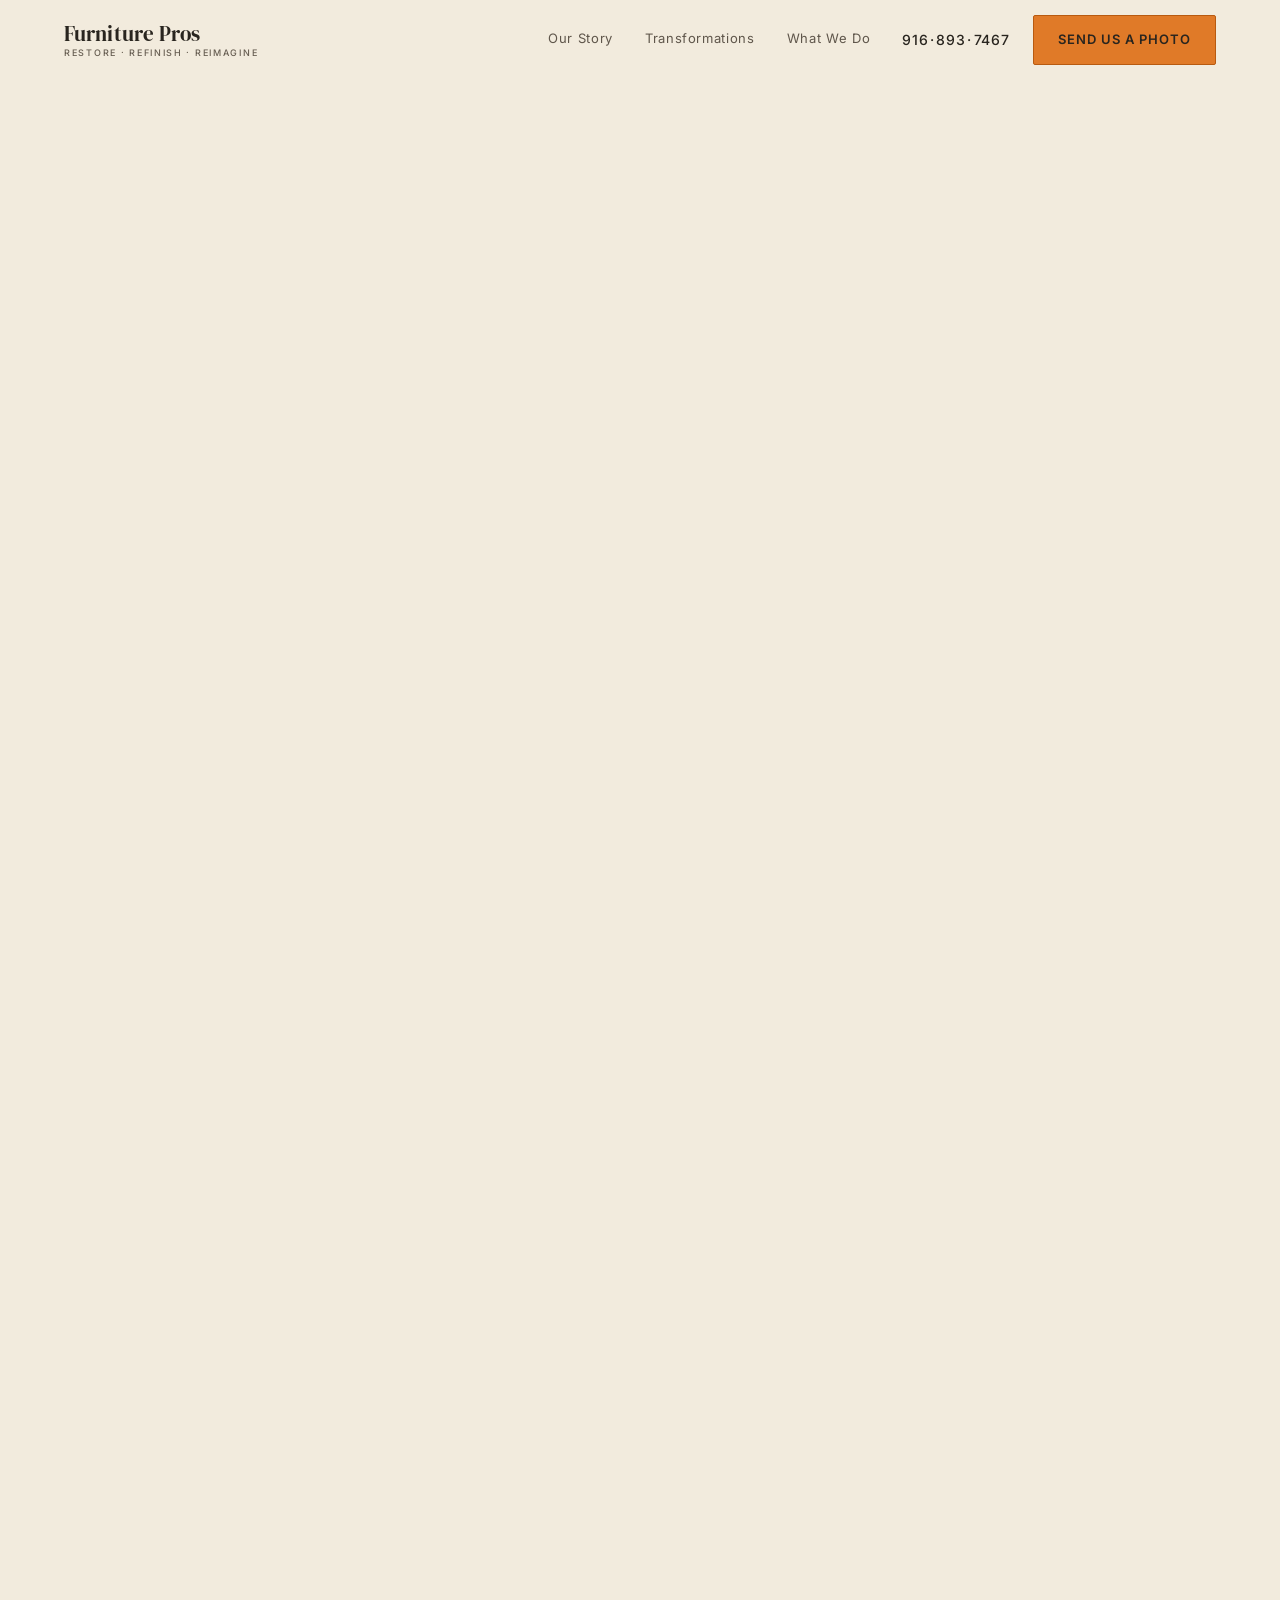
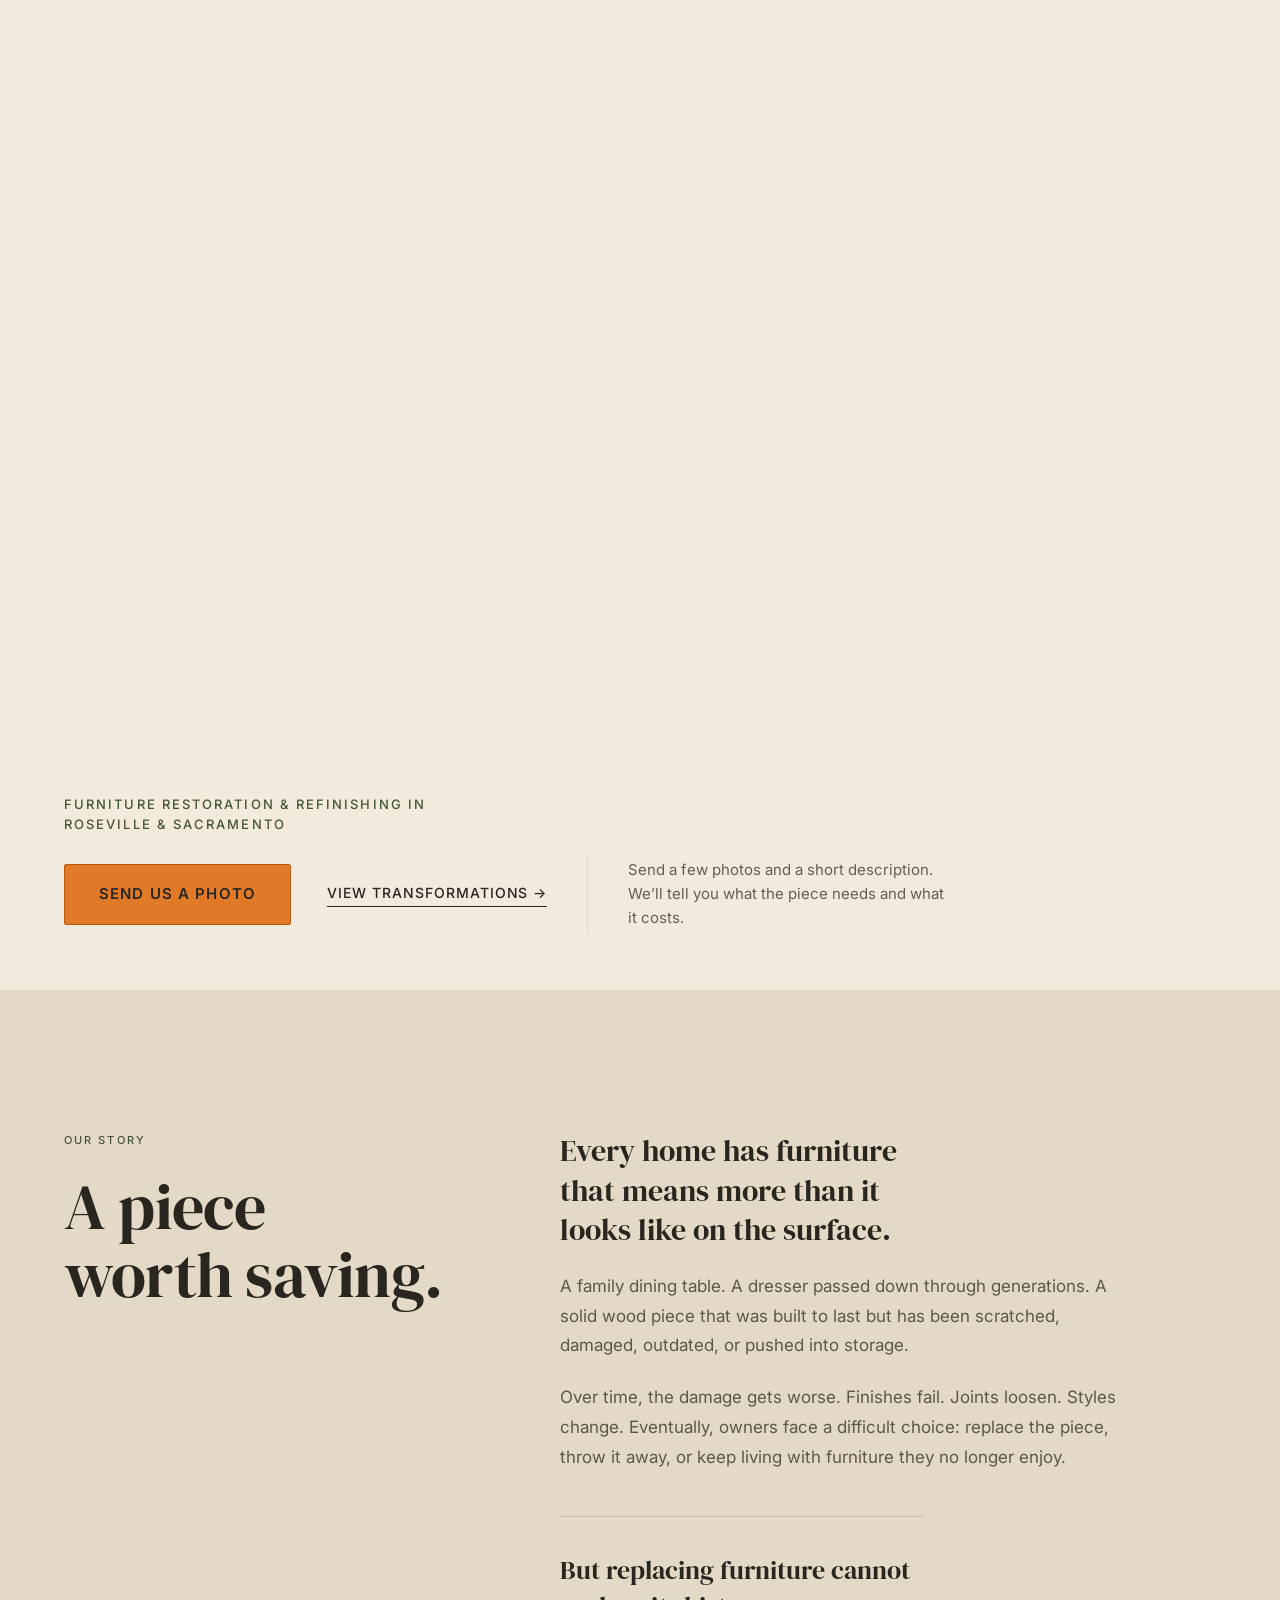
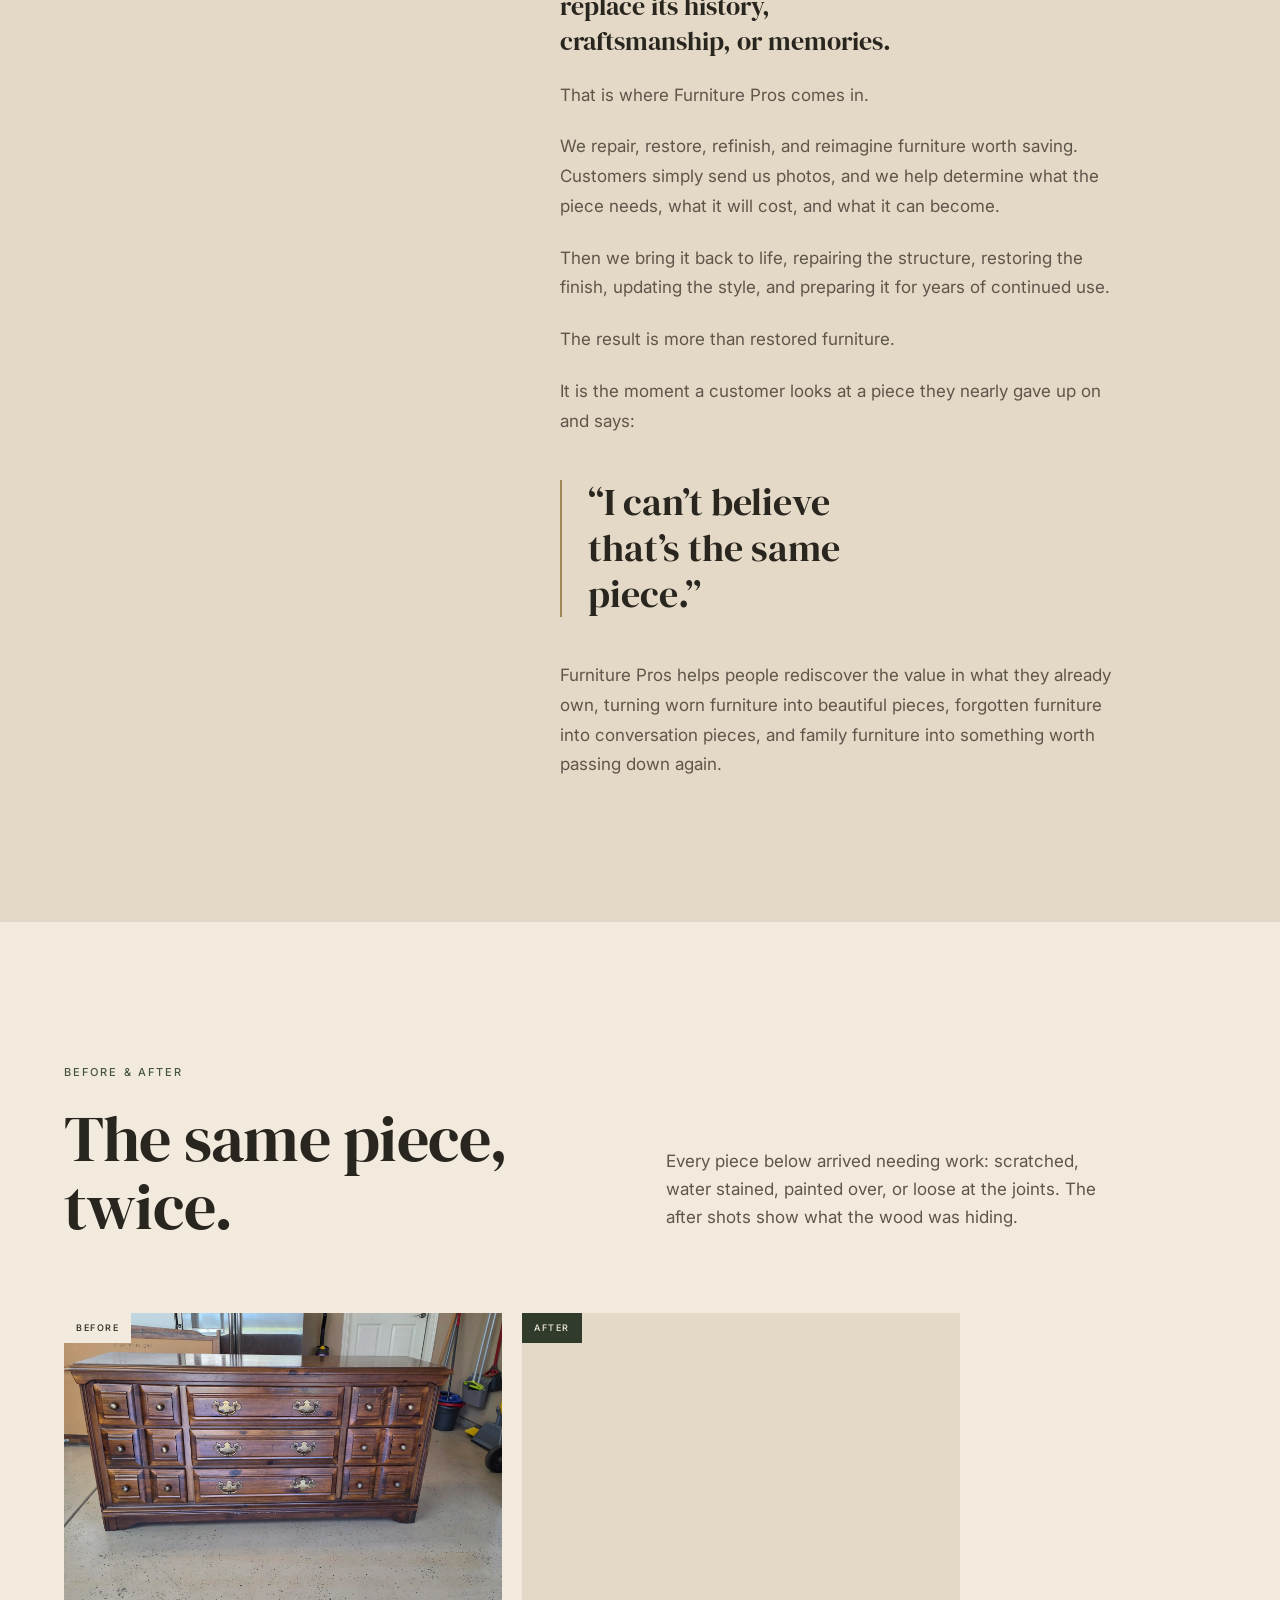
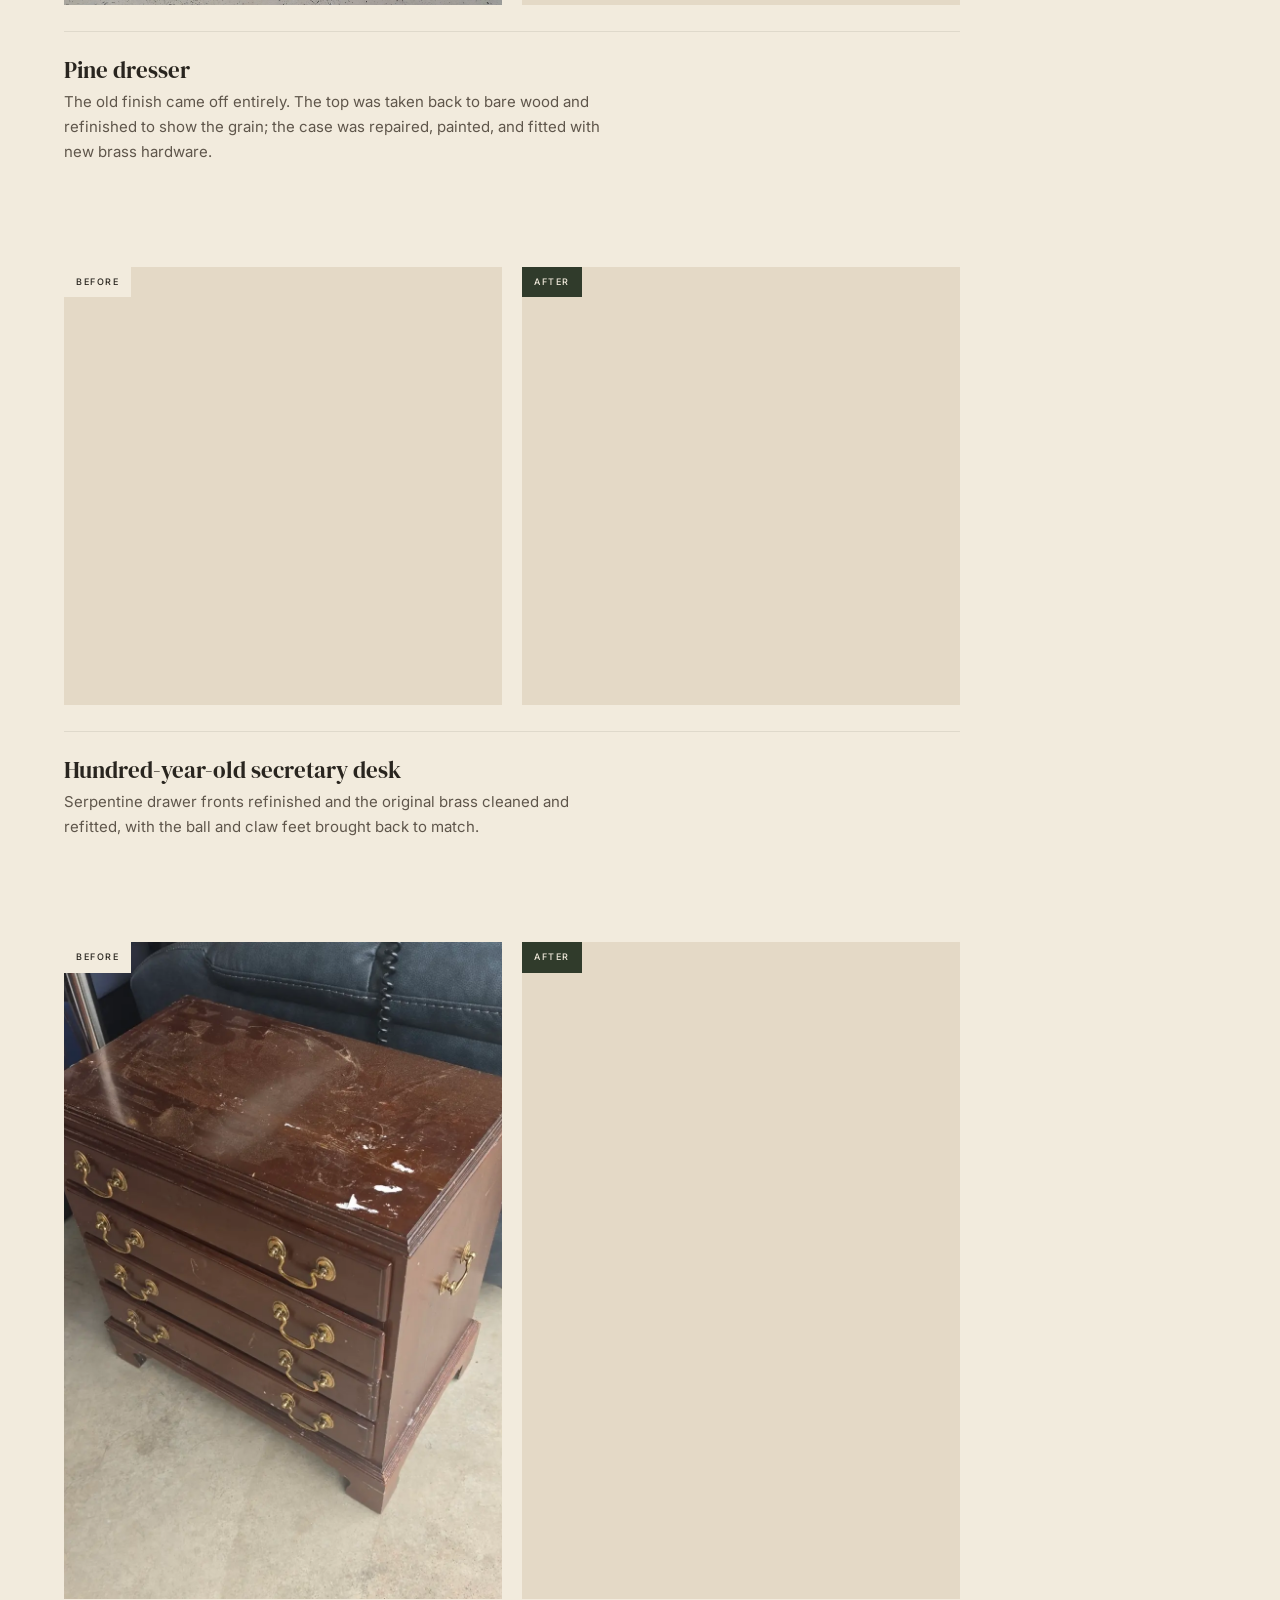
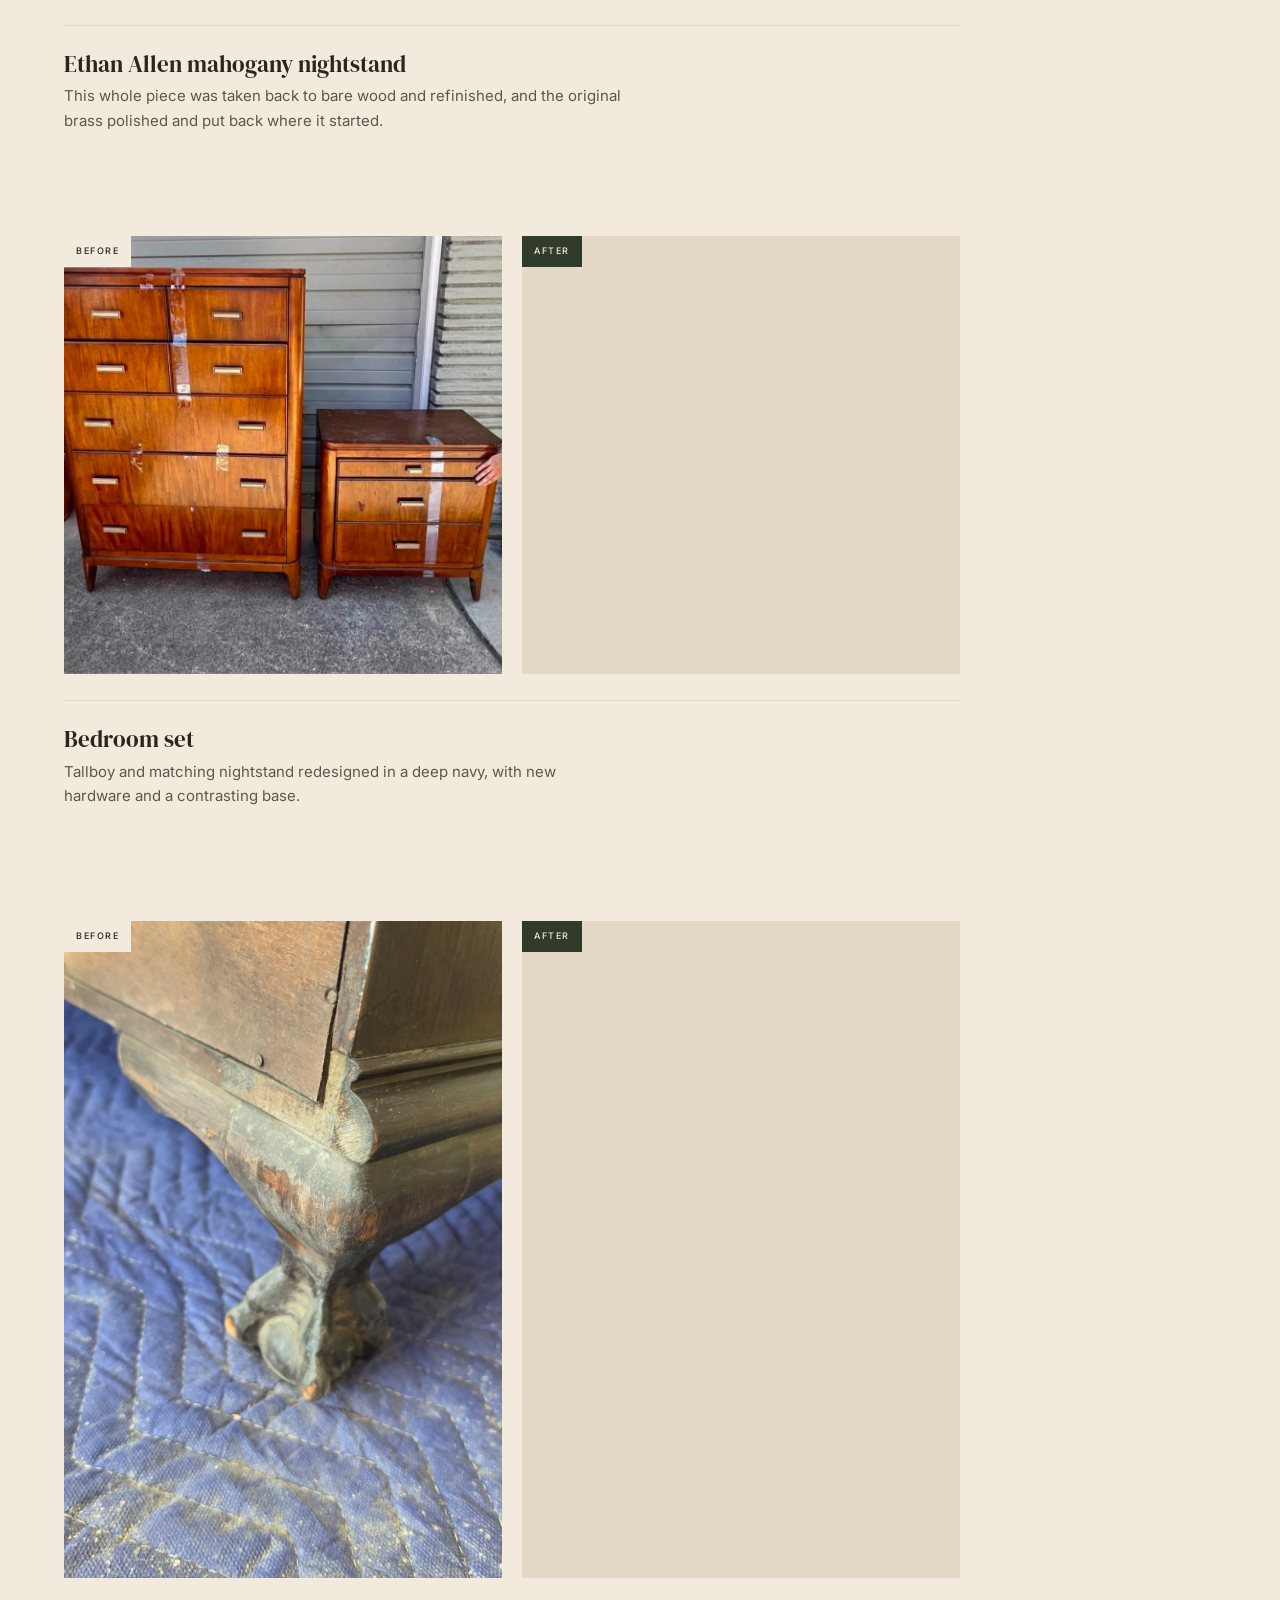
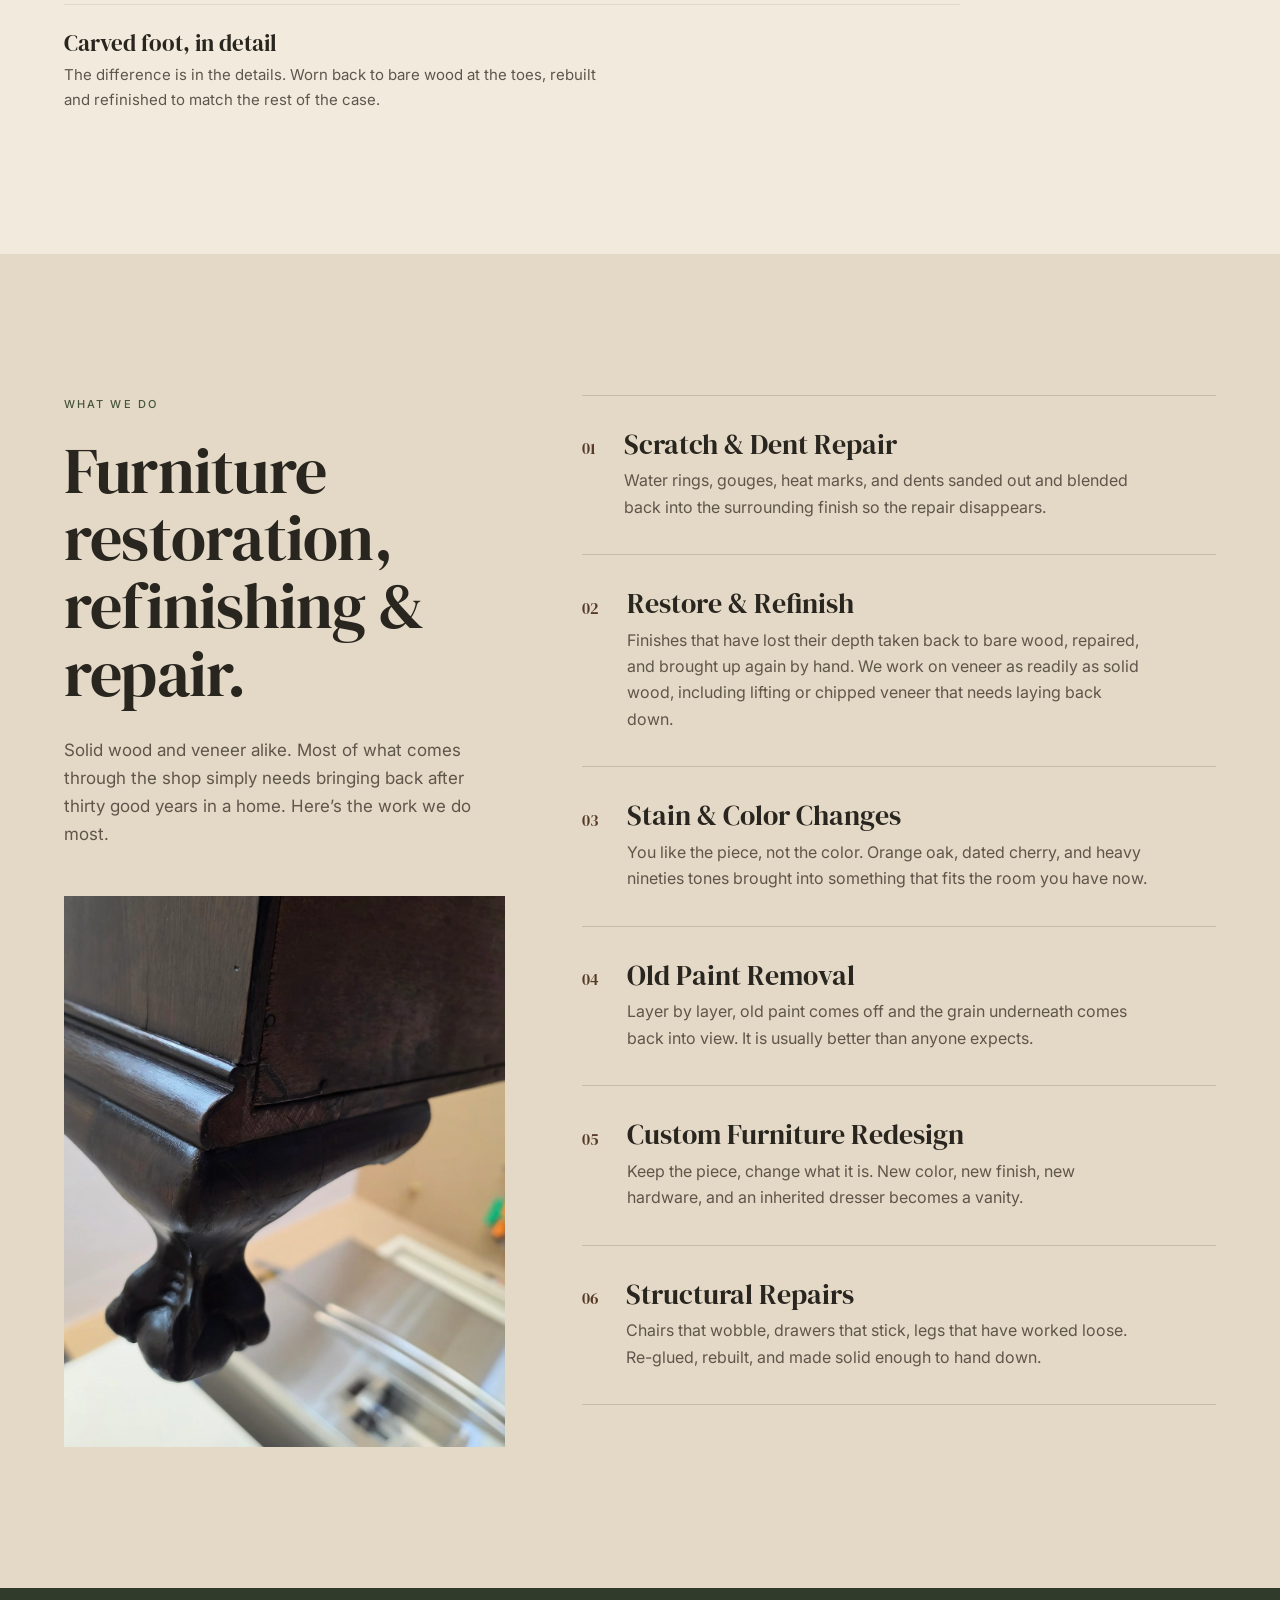
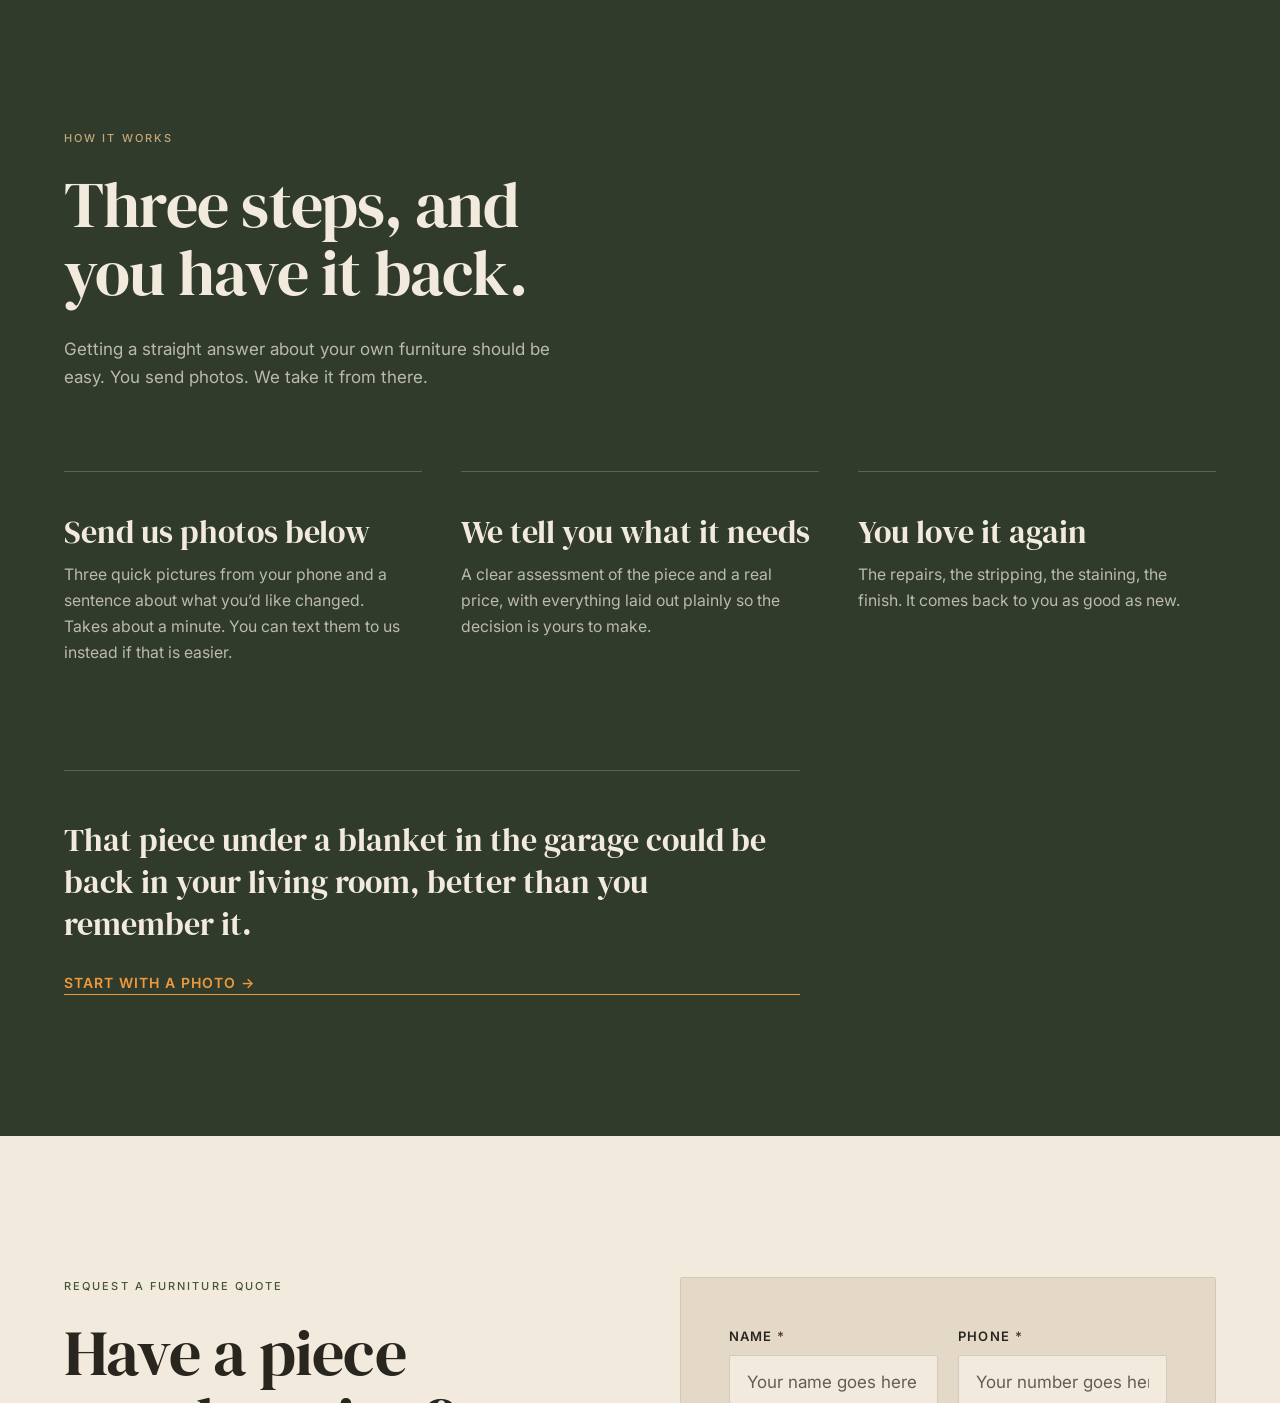
<file: index.html>
<!DOCTYPE html>
<html lang="en">
<head>
<meta charset="utf-8">
<meta name="viewport" content="width=device-width, initial-scale=1">

<title>Furniture Restoration &amp; Refinishing | Roseville &amp; Sacramento</title>
<meta name="description" content="Furniture restoration, refinishing &amp; repair in Roseville and Sacramento. Solid wood and veneer. Scratch and dent repair, color changes, paint removal. Send a photo for a quote.">
<link rel="canonical" href="https://furniturepros.shop/">
<meta name="robots" content="index, follow, max-image-preview:large">
<meta name="theme-color" content="#F2EBDD">

<link rel="icon" href="/assets/images/favicon/favicon.ico" sizes="32x32">
<link rel="icon" href="/assets/images/favicon/favicon.svg" type="image/svg+xml">
<link rel="apple-touch-icon" href="/assets/images/favicon/apple-touch-icon.png">

<meta property="og:type" content="website">
<meta property="og:site_name" content="Furniture Pros">
<meta property="og:title" content="Love Your Furniture Again. | Furniture Pros">
<meta property="og:description" content="Furniture repair, restoration and refinishing in Roseville, Lincoln and Sacramento. Solid wood and veneer, from dressers and dining tables to antiques. Send photos for a real price.">
<meta property="og:url" content="https://furniturepros.shop/">
<meta property="og:image" content="https://furniturepros.shop/assets/images/og/social-share.webp">
<meta property="og:image:type" content="image/webp">
<meta property="og:image:width" content="1731">
<meta property="og:image:height" content="909">
<meta property="og:image:alt" content="Furniture Pros: Love Your Furniture Again. Furniture restoration, refinishing and repair serving Roseville and Sacramento, California.">
<meta property="og:locale" content="en_US">
<meta name="twitter:card" content="summary_large_image">
<meta name="twitter:title" content="Love Your Furniture Again. | Furniture Pros">
<meta name="twitter:description" content="Furniture repair, restoration and refinishing in Roseville and Sacramento. Solid wood and veneer, dressers to antiques. Send photos for a real price.">
<meta name="twitter:image" content="https://furniturepros.shop/assets/images/og/social-share.webp">
<meta name="twitter:image:alt" content="Furniture Pros. Love Your Furniture Again. Furniture restoration in Roseville and Sacramento.">

<link rel="preconnect" href="https://fonts.googleapis.com">
<link rel="preconnect" href="https://fonts.gstatic.com" crossorigin>
<link rel="stylesheet" href="https://fonts.googleapis.com/css2?family=DM+Serif+Display:ital@0;1&family=Inter:wght@300;400;500;600&display=swap">
<link rel="stylesheet" href="assets/css/styles.css">

<!-- Without JS the reveal animation never fires, so show everything outright -->
<noscript><style>.reveal{opacity:1 !important;transform:none !important}</style></noscript>

<script type="application/ld+json">
{
  "@context": "https://schema.org",
  "@type": "LocalBusiness",
  "@id": "https://furniturepros.shop/#business",
  "name": "Furniture Pros",
  "description": "Furniture restoration, refinishing, repair, and redesign for solid wood and veneer furniture, serving Roseville, Sacramento, and surrounding areas in Placer and Sacramento counties.",
  "slogan": "Love Your Furniture Again.",
  "url": "https://furniturepros.shop/",
  "telephone": "+1-916-893-7467",
  "email": "FurniturePros.lincoln@gmail.com",
  "image": "https://furniturepros.shop/assets/images/transformations/pine-dresser-after.webp",
  "priceRange": "$$",
  "address": {
    "@type": "PostalAddress",
    "addressLocality": "Lincoln",
    "addressRegion": "CA",
    "addressCountry": "US"
  },
  "areaServed": [
    { "@type": "City", "name": "Roseville" },
    { "@type": "City", "name": "Sacramento" },
    { "@type": "City", "name": "Rocklin" },
    { "@type": "City", "name": "Lincoln" },
    { "@type": "City", "name": "Granite Bay" },
    { "@type": "City", "name": "Loomis" },
    { "@type": "City", "name": "Citrus Heights" },
    { "@type": "City", "name": "Folsom" },
    { "@type": "City", "name": "El Dorado Hills" },
    { "@type": "City", "name": "Elk Grove" }
  ],
  "knowsAbout": [
    "furniture restoration",
    "furniture refinishing",
    "veneer refinishing",
    "veneer repair",
    "antique furniture repair",
    "wood stain color change",
    "paint removal from furniture",
    "structural furniture repair"
  ],
  "hasOfferCatalog": {
    "@type": "OfferCatalog",
    "name": "Furniture Restoration Services",
    "itemListElement": [
      { "@type": "Offer", "itemOffered": { "@type": "Service", "name": "Scratch & Dent Repair", "description": "Repair of surface scratches, dents, water rings, gouges, and heat marks on wood furniture." } },
      { "@type": "Offer", "itemOffered": { "@type": "Service", "name": "Restore & Refinish", "description": "Full strip, sand, repair, and refinish of solid wood, veneer, and antique furniture, including repair of lifted or chipped veneer." } },
      { "@type": "Offer", "itemOffered": { "@type": "Service", "name": "Stain & Color Changes", "description": "Changing the stain color or finish tone of existing wood furniture." } },
      { "@type": "Offer", "itemOffered": { "@type": "Service", "name": "Old Paint Removal", "description": "Stripping old or layered paint from wood furniture back to bare grain." } },
      { "@type": "Offer", "itemOffered": { "@type": "Service", "name": "Custom Furniture Redesign", "description": "Redesigning existing furniture with new color, finish, and hardware." } },
      { "@type": "Offer", "itemOffered": { "@type": "Service", "name": "Structural Repairs", "description": "Re-gluing joints, rebuilding drawers, stabilizing legs and frames on wood furniture." } }
    ]
  }
}
</script>

<script type="application/ld+json">
{
  "@context": "https://schema.org",
  "@type": "FAQPage",
  "mainEntity": [
    {
      "@type": "Question",
      "name": "What kind of furniture do you work on?",
      "acceptedAnswer": { "@type": "Answer", "text": "Solid wood and veneer pieces of nearly any age: dressers, dining tables, chairs, cabinets, sideboards, desks, headboards, and heirloom furniture. Veneer receives the same care as solid wood, including pieces where the veneer has lifted or chipped. If you are not sure about your piece, send a photo and we will take a look." }
    },
    {
      "@type": "Question",
      "name": "How do I get a quote for furniture restoration?",
      "acceptedAnswer": { "@type": "Answer", "text": "Whichever is easiest for you. Send photos through the form on this page, or text them to 916-893-7467. If you are within about 10 miles of Lincoln, CA, we can also drive to your home and look at the piece in person. Photos let us see the wood, the finish, and the repair, so we can give you a real number rather than a guess." }
    },
    {
      "@type": "Question",
      "name": "What does furniture refinishing cost?",
      "acceptedAnswer": { "@type": "Answer", "text": "It depends on the size of the piece, the condition it is in, and the finish you want. A single chair and a full dining set are very different jobs. That is why we start with photos rather than quoting a flat rate up front." }
    },
    {
      "@type": "Question",
      "name": "What areas do you serve?",
      "acceptedAnswer": { "@type": "Answer", "text": "Roseville, Rocklin, Lincoln, Granite Bay, Loomis, Citrus Heights, Folsom, El Dorado Hills, Sacramento, Elk Grove, and the surrounding communities. Within about 10 miles of Lincoln, CA we can come to your home to see the piece." }
    }
  ]
}
</script>
</head>

<body>
<a class="skip-link" href="#quote">Skip to the quote form</a>

<!-- Monogram defined once, referenced with <use> -->
<svg class="svg-sprite" aria-hidden="true" focusable="false">
  <symbol id="fp-mark" viewBox="0 0 100 100">
    <circle cx="50" cy="50" r="45.5" fill="none" stroke="currentColor" stroke-width="2.4"/>
    <text x="26" y="62" font-family="'DM Serif Display', Georgia, serif" font-size="54" fill="currentColor" text-anchor="middle">F</text>
    <text x="60" y="79" font-family="'DM Serif Display', Georgia, serif" font-size="54" fill="currentColor" text-anchor="middle">P</text>
  </symbol>
</svg>

<header class="site-header">
  <div class="shell site-header__inner">
    <a class="brand" href="/" aria-label="Furniture Pros home">
      <span class="brand__text">
        <span class="brand__name">Furniture Pros</span>
        <span class="brand__tag">Restore · Refinish · Reimagine</span>
      </span>
    </a>

    <nav class="site-nav" aria-label="Primary">
      <a href="#story">Our Story</a>
      <a href="#transformations">Transformations</a>
      <a href="#services">What We Do</a>
    </nav>

    <div class="site-header__actions">
      <a class="tel-link" href="tel:+19168937467">916&#8202;·&#8202;893&#8202;·&#8202;7467</a>
      <a class="btn btn--solid btn--sm" href="#quote">Send Us a Photo</a>
    </div>
  </div>
</header>

<main id="main">

  <!-- ===== 1 · HERO =====================================================
       The banner artwork carries the headline, body copy and CTA as pixels.
       Google and screen readers cannot read pixels, so the same wording is
       repeated below as real text (sr-only). It is identical to what the image
       shows, so this is an accessibility measure, not cloaking.
       The banner also *depicts* a button, so the whole thing links to the form
       otherwise people tap the picture of a button and nothing happens.
  ====================================================================== -->
  <section class="hero hero--banner">

    <a class="hero__banner" href="#quote" aria-label="Send us a photo and get a quote">
      <picture>
        <source media="(max-width: 61.99em)"
                srcset="assets/images/hero/mobile-hero.webp"
                width="941" height="1672">
        <img src="assets/images/hero/desktop-hero.webp"
             alt="Furniture Pros before and after: a worn chest of drawers restored and refinished for a home in Roseville, California"
             width="1672" height="941" fetchpriority="high" decoding="async">
      </picture>
    </a>

    <p class="sr-only">
      Love Your Furniture Again. Furniture Pros restores, refinishes, and redesigns
      furniture so you can keep the pieces you love and make them beautiful again.
    </p>

    <div class="shell hero__below">
      <!-- The H1 is real visible text rather than sr-only, since a heading a
           search engine can see alongside the reader carries more weight. -->
      <h1 class="eyebrow hero__h1">Furniture Restoration &amp; Refinishing in Roseville &amp; Sacramento</h1>

      <div class="hero__actions">
        <div class="hero__cta">
          <a class="btn btn--solid" href="#quote">Send Us a Photo</a>
          <a class="link-arrow" href="#transformations">View Transformations</a>
        </div>
        <p class="hero__note">
          Send a few photos and a short description. We&rsquo;ll tell you what the
          piece needs and what it costs.
        </p>
      </div>
    </div>

  </section>

  <!-- ===== 2 · A PIECE WORTH SAVING ===================================== -->
  <section class="section section--story" id="story">
    <div class="shell story__inner">

      <div class="story__side reveal">
        <p class="eyebrow">Our Story</p>
        <h2 class="section-title">A piece<br>worth saving.</h2>
      </div>

      <div class="story__body reveal">
        <p class="story__lead">
          Every home has furniture that means more than it looks like on the surface.
        </p>

        <p>
          A family dining table. A dresser passed down through generations. A solid
          wood piece that was built to last but has been scratched, damaged, outdated,
          or pushed into storage.
        </p>

        <p>
          Over time, the damage gets worse. Finishes fail. Joints loosen. Styles
          change. Eventually, owners face a difficult choice: replace the piece, throw
          it away, or keep living with furniture they no longer enjoy.
        </p>

        <p class="story__turn">
          But replacing furniture cannot replace its history, craftsmanship, or
          memories.
        </p>

        <p>
          That is where Furniture Pros comes in.
        </p>

        <p>
          We repair, restore, refinish, and reimagine furniture worth saving.
          Customers simply send us photos, and we help determine what the piece
          needs, what it will cost, and what it can become.
        </p>

        <p>
          Then we bring it back to life, repairing the structure, restoring the
          finish, updating the style, and preparing it for years of continued use.
        </p>

        <p>
          The result is more than restored furniture.
        </p>

        <p>
          It is the moment a customer looks at a piece they nearly gave up on and
          says:
        </p>

        <p class="story__quote">
          &ldquo;I can&rsquo;t believe that&rsquo;s the same piece.&rdquo;
        </p>

        <p>
          Furniture Pros helps people rediscover the value in what they already own,
          turning worn furniture into beautiful pieces, forgotten furniture into
          conversation pieces, and family furniture into something worth passing down
          again.
        </p>
      </div>

    </div>
  </section>

  <!-- ===== 3 · TRANSFORMATION PROOF ===================================== -->
  <section class="section section--proof" id="transformations">
    <div class="shell">

      <div class="section-head section-head--split reveal">
        <div>
          <p class="eyebrow">Before &amp; After</p>
          <h2 class="section-title">The same piece,<br>twice.</h2>
        </div>
        <p class="section-head__aside">
          Every piece below arrived needing work: scratched, water stained, painted over,
          or loose at the joints. The after shots show what the wood was hiding.
        </p>
      </div>

      <!-- One pair per row. The source photos run from 1.78 to 0.56, so a single
           shared frame would badly crop something; instead each pair picks the
           ratio that suits its two photos, and the rows keep everything aligned
           to the same edges. -->
      <div class="tx">
      <figure class="tx__plate tx__plate--wide reveal">
        <div class="tx__imgs">
          <div class="fig fig--3x2">
            <img src="assets/images/transformations/pine-dresser-before.webp"
                 alt="Pine dresser before refinishing, with a worn orange-brown finish and dated colonial brass hardware"
                 width="4000" height="2252" loading="lazy" decoding="async">
            <span class="tx__tag">Before</span>
          </div>
          <div class="fig fig--3x2">
            <img src="assets/images/transformations/pine-dresser-after.webp"
                 alt="The same pine dresser after refinishing by Furniture Pros, with a natural wood top, deep green painted body and new brass pulls"
                 width="2992" height="2992" loading="lazy" decoding="async">
            <span class="tx__tag tx__tag--after">After</span>
          </div>
        </div>
        <figcaption class="tx__cap">
          <h3>Pine dresser</h3>
          <p>The old finish came off entirely. The top was taken back to bare wood and refinished to show the grain; the case was repaired, painted, and fitted with new brass hardware.</p>
        </figcaption>
      </figure>

      <figure class="tx__plate reveal">
        <div class="tx__imgs">
          <div class="fig fig--1x1">
            <img src="assets/images/transformations/100-year-old-desk-before.webp"
                 alt="Hundred-year-old slant front secretary desk before restoration, its original finish dulled and worn"
                 width="1080" height="1112" loading="lazy" decoding="async">
            <span class="tx__tag">Before</span>
          </div>
          <div class="fig fig--1x1">
            <img src="assets/images/transformations/100-year-old-desk-after.webp"
                 alt="The same antique secretary desk after restoration, refinished with cleaned brass hardware and ball and claw feet"
                 width="2020" height="2172" loading="lazy" decoding="async">
            <span class="tx__tag tx__tag--after">After</span>
          </div>
        </div>
        <figcaption class="tx__cap">
          <h3>Hundred-year-old secretary desk</h3>
          <p>Serpentine drawer fronts refinished and the original brass cleaned and refitted, with the ball and claw feet brought back to match.</p>
        </figcaption>
      </figure>

      <figure class="tx__plate reveal">
        <div class="tx__imgs">
          <div class="fig fig--2x3">
            <img src="assets/images/transformations/EA-nightstand-before.webp"
                 alt="Ethan Allen mahogany nightstand before restoration, scratched and paint marked across the top"
                 width="1078" height="1346" loading="lazy" decoding="async">
            <span class="tx__tag">Before</span>
          </div>
          <div class="fig fig--2x3">
            <img class="obj-top" src="assets/images/transformations/EA-nightstand-after.webp"
                 alt="The same Ethan Allen mahogany nightstand after being stripped to bare wood and refinished, with polished brass swan neck pulls"
                 width="2252" height="4000" loading="lazy" decoding="async">
            <span class="tx__tag tx__tag--after">After</span>
          </div>
        </div>
        <figcaption class="tx__cap">
          <h3>Ethan Allen mahogany nightstand</h3>
          <p>This whole piece was taken back to bare wood and refinished, and the original brass polished and put back where it started.</p>
        </figcaption>
      </figure>

      <figure class="tx__plate reveal">
        <div class="tx__imgs">
          <div class="fig fig--1x1">
            <img src="assets/images/transformations/combo-before.webp"
                 alt="Matching bedroom tallboy and nightstand before restoration, original finish worn and taped for transport"
                 width="1047" height="915" loading="lazy" decoding="async">
            <span class="tx__tag">Before</span>
          </div>
          <div class="fig fig--1x1">
            <img src="assets/images/transformations/combo-after.webp"
                 alt="The same bedroom tallboy and nightstand redesigned in deep navy with new hardware and a contrasting base"
                 width="1080" height="1048" loading="lazy" decoding="async">
            <span class="tx__tag tx__tag--after">After</span>
          </div>
        </div>
        <figcaption class="tx__cap">
          <h3>Bedroom set</h3>
          <p>Tallboy and matching nightstand redesigned in a deep navy, with new hardware and a contrasting base.</p>
        </figcaption>
      </figure>

      </div>

      <figure class="tx__plate reveal">
        <div class="tx__imgs">
          <div class="fig fig--2x3">
            <img src="assets/images/transformations/desk-leg-before.webp"
                 alt="Carved ball and claw foot on an antique desk before restoration, worn through to bare wood at the toes"
                 width="2252" height="4000" loading="lazy" decoding="async">
            <span class="tx__tag">Before</span>
          </div>
          <div class="fig fig--2x3">
            <img src="assets/images/transformations/desk-leg-after.webp"
                 alt="The same carved ball and claw foot after restoration, the carving sharp again and the finish rebuilt to match the case"
                 width="2252" height="4000" loading="lazy" decoding="async">
            <span class="tx__tag tx__tag--after">After</span>
          </div>
        </div>
        <!-- This looks like a foot from the secretary desk above: same ball and claw,
             same blue moving blanket. If it is, say so in the caption, it is a
             stronger story told as a detail of a piece the visitor just saw. -->
        <figcaption class="tx__cap">
          <h3>Carved foot, in detail</h3>
          <p>The difference is in the details. Worn back to bare wood at the toes,
          rebuilt and refinished to match the rest of the case.</p>
        </figcaption>
      </figure>

    </div>
  </section>

  <!-- ===== 4 · WHAT WE DO =============================================== -->
  <section class="section section--services" id="services">
    <div class="shell services__inner">

      <div class="services__side reveal">
        <p class="eyebrow">What We Do</p>
        <h2 class="section-title">Furniture restoration,<br>refinishing &amp; repair.</h2>
        <p class="services__lede">
          Solid wood and veneer alike. Most of what comes through the shop simply needs
          bringing back after thirty good years in a home. Here&rsquo;s the work we do most.
        </p>

        <figure class="fig fig--4x5 services__figure">
          <img class="obj-low" src="assets/images/transformations/desk-leg-after.webp"
               alt="Close up of hand-refinished carved wood on an antique foot, showing the restored grain and depth of finish"
               width="2252" height="4000" loading="lazy" decoding="async">
        </figure>
      </div>

      <ol class="services">
        <li class="services__item reveal">
          <span class="services__num">01</span>
          <div class="services__body">
            <h3>Scratch &amp; Dent Repair</h3>
            <p>Water rings, gouges, heat marks, and dents sanded out and blended back into the surrounding finish so the repair disappears.</p>
          </div>
        </li>
        <li class="services__item reveal">
          <span class="services__num">02</span>
          <div class="services__body">
            <h3>Restore &amp; Refinish</h3>
            <p>Finishes that have lost their depth taken back to bare wood, repaired, and brought up again by hand. We work on veneer as readily as solid wood, including lifting or chipped veneer that needs laying back down.</p>
          </div>
        </li>
        <li class="services__item reveal">
          <span class="services__num">03</span>
          <div class="services__body">
            <h3>Stain &amp; Color Changes</h3>
            <p>You like the piece, not the color. Orange oak, dated cherry, and heavy nineties tones brought into something that fits the room you have now.</p>
          </div>
        </li>
        <li class="services__item reveal">
          <span class="services__num">04</span>
          <div class="services__body">
            <h3>Old Paint Removal</h3>
            <p>Layer by layer, old paint comes off and the grain underneath comes back into view. It is usually better than anyone expects.</p>
          </div>
        </li>
        <li class="services__item reveal">
          <span class="services__num">05</span>
          <div class="services__body">
            <h3>Custom Furniture Redesign</h3>
            <p>Keep the piece, change what it is. New color, new finish, new hardware, and an inherited dresser becomes a vanity.</p>
          </div>
        </li>
        <li class="services__item reveal">
          <span class="services__num">06</span>
          <div class="services__body">
            <h3>Structural Repairs</h3>
            <p>Chairs that wobble, drawers that stick, legs that have worked loose. Re-glued, rebuilt, and made solid enough to hand down.</p>
          </div>
        </li>
      </ol>

    </div>
  </section>

  <!-- ===== 5 · THE PLAN ================================================= -->
  <section class="section section--plan">
    <div class="shell">

      <div class="plan__head reveal">
        <p class="eyebrow eyebrow--light">How It Works</p>
        <h2 class="section-title section-title--light">Three steps, and<br>you have it back.</h2>
        <p class="plan__lede">
          Getting a straight answer about your own furniture should be easy. You send
          photos. We take it from there.
        </p>
      </div>

      <ol class="plan">
        <li class="plan__step reveal">
          <h3>Send us photos below</h3>
          <p>Three quick pictures from your phone and a sentence about what you&rsquo;d like changed. Takes about a minute. You can text them to us instead if that is easier.</p>
        </li>
        <li class="plan__step reveal">
          <h3>We tell you what it needs</h3>
          <p>A clear assessment of the piece and a real price, with everything laid out plainly so the decision is yours to make.</p>
        </li>
        <li class="plan__step reveal">
          <h3>You love it again</h3>
          <p>The repairs, the stripping, the staining, the finish. It comes back to you as good as new.</p>
        </li>
      </ol>

      <p class="plan__stakes reveal">
        That piece under a blanket in the garage could be back in your living room,
        better than you remember it.
        <a class="link-arrow link-arrow--cta" href="#quote">Start with a photo</a>
      </p>

    </div>
  </section>

  <!-- ===== 6 · QUOTE FORM ============================================== -->
  <section class="section section--quote" id="quote">
    <div class="shell quote__inner">

      <div class="quote__intro reveal">
        <p class="eyebrow">Request a Furniture Quote</p>
        <h2 class="section-title">Have a piece<br>worth saving?</h2>
        <p class="quote__lede">
          Send a few photos and tell us what you&rsquo;d like restored, repaired,
          refinished, or changed. We&rsquo;ll come back to you with what the piece needs
          and what it costs.
        </p>
      </div>

      <div class="quote__formwrap reveal">
        <form class="qform"
              name="furniture-quote"
              method="POST"
              action="/thank-you.html"
              data-netlify="true"
              netlify-honeypot="bot-field"
              enctype="multipart/form-data"
              novalidate>

          <input type="hidden" name="form-name" value="furniture-quote">

          <!-- Honeypot: off-screen, never display:none -->
          <div class="hp-field" aria-hidden="true">
            <label for="bot-field">Leave this field empty</label>
            <input id="bot-field" name="bot-field" type="text" tabindex="-1" autocomplete="off">
          </div>

          <div class="qform__row">
            <div class="field">
              <label for="name">Name <span class="req" aria-hidden="true">*</span></label>
              <input id="name" name="name" type="text" autocomplete="name" required
                     placeholder="Your name goes here">
              <p class="field__err" data-err-for="name"></p>
            </div>
            <div class="field">
              <label for="phone">Phone <span class="req" aria-hidden="true">*</span></label>
              <input id="phone" name="phone" type="tel" autocomplete="tel" inputmode="tel" required
                     placeholder="Your number goes here">
              <p class="field__err" data-err-for="phone"></p>
            </div>
          </div>

          <div class="field">
            <label for="email">Email <span class="req" aria-hidden="true">*</span></label>
            <input id="email" name="email" type="email" autocomplete="email" inputmode="email" required
                   placeholder="Your email goes here">
            <p class="field__err" data-err-for="email"></p>
          </div>

          <div class="field">
            <label for="description">Tell us about the piece <span class="req" aria-hidden="true">*</span></label>
            <textarea id="description" name="description" rows="5" required
              placeholder="Describe your vision. How do you see the piece looking when you get it back?"></textarea>
            <p class="field__err" data-err-for="description"></p>
          </div>

          <fieldset class="uploads">
            <legend>Photos of your furniture</legend>
            <p class="uploads__help">
              Three angles help us read a piece: the front, one side, and the top.
              If something specific needs attention, a close-up in place of one of
              these is just as useful.
            </p>

            <p class="uploads__how">
              Click the <span class="uploads__plus" aria-hidden="true">+</span> below
              to upload an image from your phone or computer.
            </p>

            <div class="uploads__grid">
              <div class="slot" data-slot>
                <input class="slot__input" id="photo-front" name="photo-front" type="file" accept="image/*">
                <label class="slot__label" for="photo-front">
                  <span class="slot__icon" aria-hidden="true">+</span>
                  <span class="slot__text">Front</span>
                </label>
                <div class="slot__preview" data-slot-preview hidden>
                  <img alt="" data-slot-thumb>
                  <span class="slot__meta" data-slot-meta></span>
                  <button type="button" class="slot__remove" data-slot-remove aria-label="Remove the front photo">Remove</button>
                </div>
              </div>

              <div class="slot" data-slot>
                <input class="slot__input" id="photo-side" name="photo-side" type="file" accept="image/*">
                <label class="slot__label" for="photo-side">
                  <span class="slot__icon" aria-hidden="true">+</span>
                  <span class="slot__text">Side</span>
                </label>
                <div class="slot__preview" data-slot-preview hidden>
                  <img alt="" data-slot-thumb>
                  <span class="slot__meta" data-slot-meta></span>
                  <button type="button" class="slot__remove" data-slot-remove aria-label="Remove the side photo">Remove</button>
                </div>
              </div>

              <div class="slot" data-slot>
                <input class="slot__input" id="photo-top" name="photo-top" type="file" accept="image/*">
                <label class="slot__label" for="photo-top">
                  <span class="slot__icon" aria-hidden="true">+</span>
                  <span class="slot__text">Top</span>
                </label>
                <div class="slot__preview" data-slot-preview hidden>
                  <img alt="" data-slot-thumb>
                  <span class="slot__meta" data-slot-meta></span>
                  <button type="button" class="slot__remove" data-slot-remove aria-label="Remove the top photo">Remove</button>
                </div>
              </div>
            </div>
          </fieldset>

          <button class="btn btn--solid btn--block btn--lg" type="submit" data-submit>Click to Send Photos</button>

          <p class="qform__status" data-status role="status" aria-live="polite"></p>

          <p class="qform__fine">
            We&rsquo;ll only use your details to reply about your furniture.
            Prefer to call or text your photos instead?
            <a href="tel:+19168937467">916&#8202;·&#8202;893&#8202;·&#8202;7467</a>.
          </p>
        </form>
      </div>

      <!-- FAQs sit after the form so a phone reaches the form straight after
           the headline. On desktop they move back beside it, in column one. -->
      <div class="quote__faq reveal">
        <dl class="faq">
          <div class="faq__item">
            <dt>What kind of furniture do you work on?</dt>
            <dd>Solid wood and veneer pieces of nearly any age: dressers, dining tables, chairs, cabinets, sideboards, desks, headboards, and heirloom furniture. Veneer gets the same care as solid wood, including pieces where it has lifted or chipped. Not sure about yours? Send a photo and we&rsquo;ll take a look.</dd>
          </div>
          <div class="faq__item">
            <dt>How do I get a quote?</dt>
            <dd>Whichever is easiest for you. Send photos through the form on this page, or text them to <a href="sms:+19168937467">916&#8202;&middot;&#8202;893&#8202;&middot;&#8202;7467</a>. And if you&rsquo;re within about 10 miles of Lincoln, CA, we&rsquo;re happy to drive out and look at the piece in person. Photos let us see the wood, the finish, and the repair, so you get a real number rather than a guess.</dd>
          </div>
          <div class="faq__item">
            <dt>What does refinishing cost?</dt>
            <dd>It depends on the size of the piece, the condition it&rsquo;s in, and the finish you want. A single chair and a full dining set are very different jobs, which is why we start with photos rather than a flat rate.</dd>
          </div>
          <div class="faq__item">
            <dt>What areas do you serve?</dt>
            <dd>Roseville, Rocklin, Lincoln, Granite Bay, Loomis, Citrus Heights, Folsom, El Dorado Hills, Sacramento, Elk Grove, and the surrounding communities. Within about 10 miles of Lincoln, CA we can come to your home to see the piece.</dd>
          </div>
        </dl>
        <!-- Add pickup/delivery, turnaround, or warranty questions here once confirmed.
             Do not publish a policy that hasn't been decided. -->
      </div>

    </div>
  </section>

</main>

<footer class="site-footer">
  <div class="shell site-footer__inner">

    <div class="site-footer__brand">
      <svg class="brand__mark brand__mark--footer" viewBox="0 0 100 100" aria-hidden="true" focusable="false"><use href="#fp-mark"/></svg>
      <p class="site-footer__slogan">Love Your Furniture Again.</p>
    </div>

    <div class="site-footer__col">
      <h2 class="site-footer__h">Get in touch</h2>
      <p><a href="tel:+19168937467">916&#8202;·&#8202;893&#8202;·&#8202;7467</a></p>
      <p><a href="mailto:FurniturePros.lincoln@gmail.com">FurniturePros.lincoln@gmail.com</a></p>
      <p><a class="link-arrow" href="#quote">Send Us a Photo</a></p>
    </div>

    <div class="site-footer__col">
      <h2 class="site-footer__h">Serving</h2>
      <p class="site-footer__areas">
        Roseville · Rocklin · Lincoln · Granite Bay · Loomis · Citrus Heights ·
        Folsom · El Dorado Hills · Sacramento · Elk Grove &amp; surrounding areas
      </p>
    </div>

  </div>

  <div class="shell site-footer__base">
    <p>&copy; <span data-year>2026</span> Furniture Pros · Furniture restoration &amp; refinishing in Roseville &amp; Sacramento, California</p>
  </div>
</footer>

<!-- Mobile action bar -->
<div class="mobile-bar">
  <a class="mobile-bar__call" href="tel:+19168937467">Call</a>
  <a class="mobile-bar__cta" href="#quote">Send Us a Photo</a>
</div>

<script src="assets/js/main.js" defer></script>
</body>
</html>
</file>
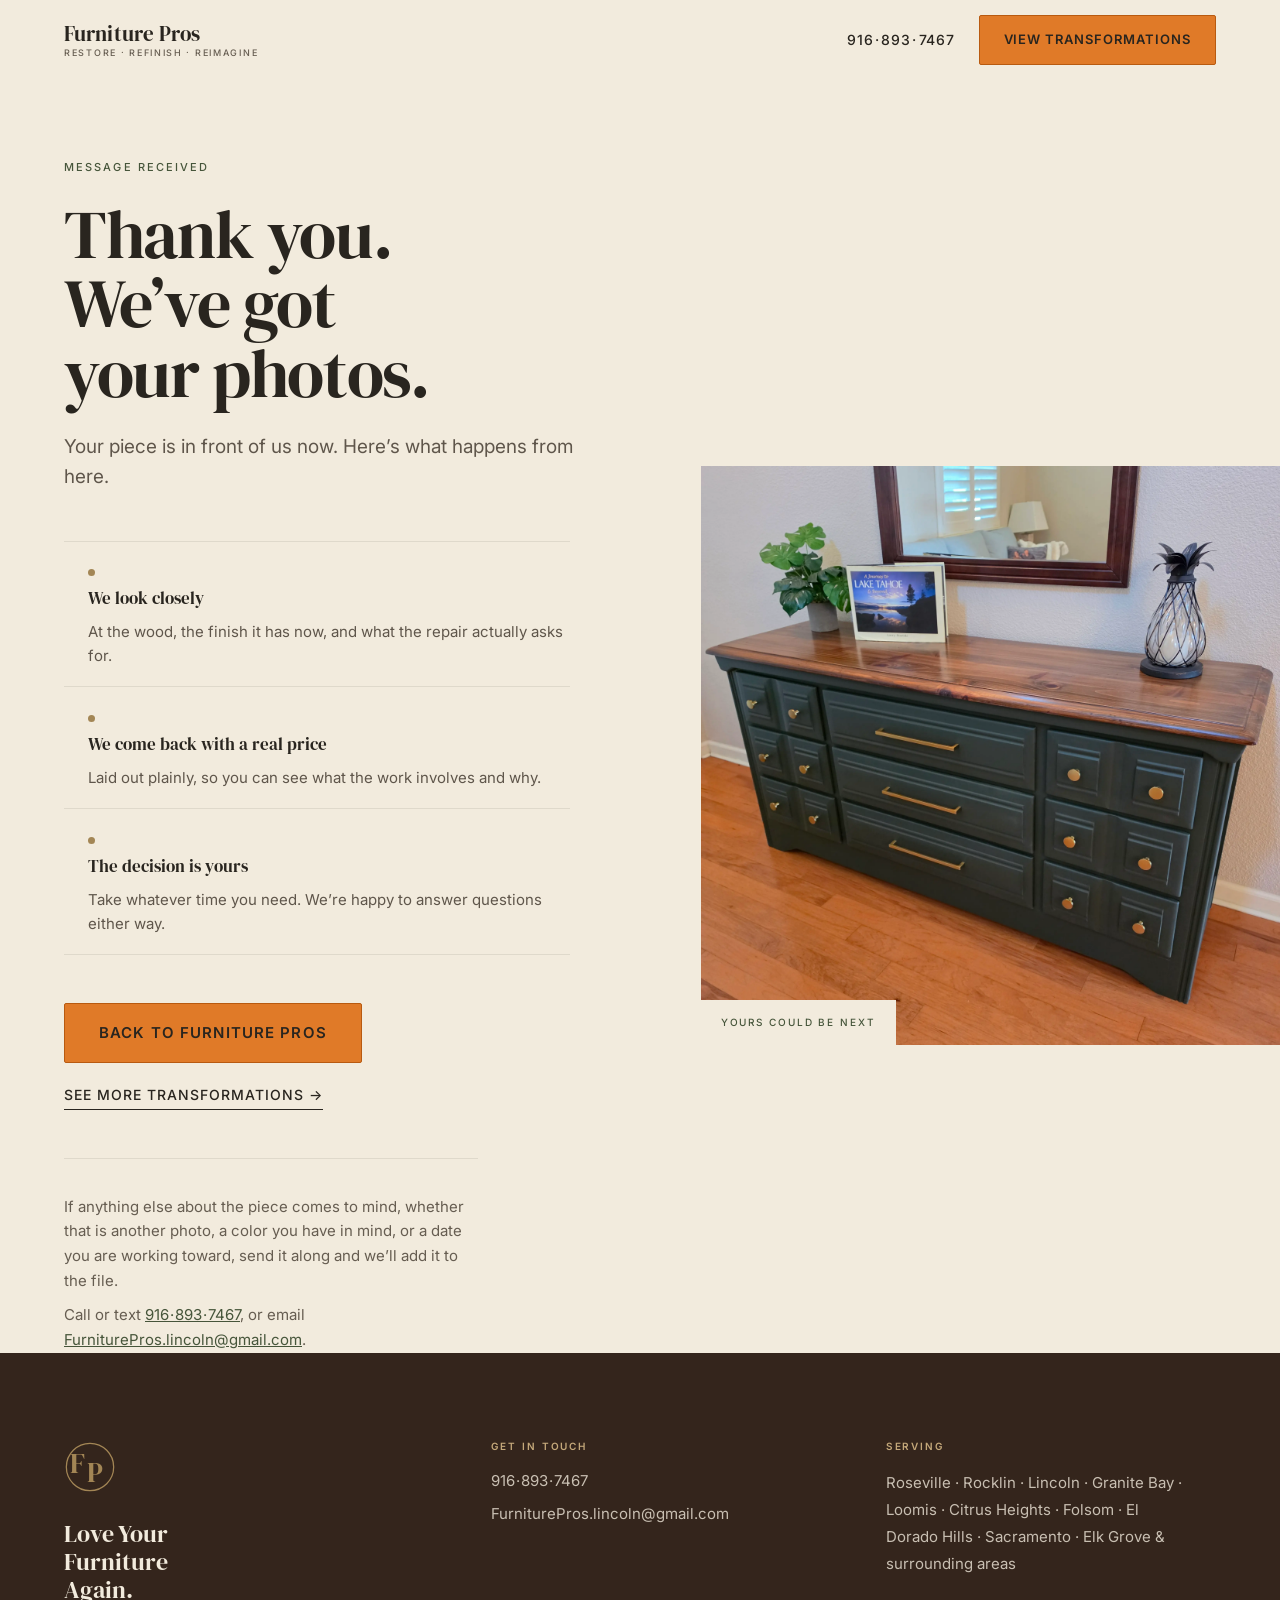
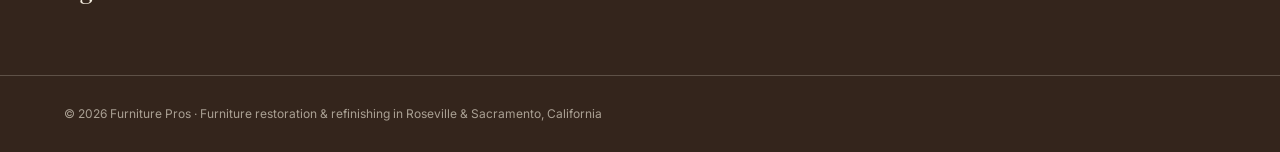
<file: thank-you.html>
<!DOCTYPE html>
<html lang="en">
<head>
<meta charset="utf-8">
<meta name="viewport" content="width=device-width, initial-scale=1">

<title>Thank You, We&rsquo;ve Got Your Photos | Furniture Pros</title>
<meta name="description" content="Thanks for sending photos of your furniture. Furniture Pros will review the piece and get back to you with what it needs and what it costs.">
<meta name="robots" content="noindex, follow">
<link rel="canonical" href="https://furniturepros.shop/thank-you.html">
<meta name="theme-color" content="#F2EBDD">

<link rel="icon" href="/assets/images/favicon/favicon.ico" sizes="32x32">
<link rel="icon" href="/assets/images/favicon/favicon.svg" type="image/svg+xml">
<link rel="apple-touch-icon" href="/assets/images/favicon/apple-touch-icon.png">

<link rel="preconnect" href="https://fonts.googleapis.com">
<link rel="preconnect" href="https://fonts.gstatic.com" crossorigin>
<link rel="stylesheet" href="https://fonts.googleapis.com/css2?family=DM+Serif+Display:ital@0;1&family=Inter:wght@300;400;500;600&display=swap">
<link rel="stylesheet" href="assets/css/styles.css">

<noscript><style>.reveal{opacity:1 !important;transform:none !important}</style></noscript>

<style>
  /* Confirmation page. Same language as the landing page: asymmetric split,
     serif headline, hairline rules, one photograph bleeding off the edge. */
  .ty { padding-block: clamp(2.5rem, 6vw, 5rem) 0; }

  .ty__grid { display: grid; gap: clamp(2.5rem, 6vw, 4.5rem); align-items: center; }

  .ty__title {
    font-family: var(--serif);
    font-size: clamp(2.5rem, 1.5rem + 4vw, 4.25rem);
    line-height: 1.02;
    letter-spacing: -0.02em;
    margin-bottom: 1.5rem;
  }
  .ty__lede {
    font-size: clamp(1.0625rem, 1rem + 0.35vw, 1.1875rem);
    line-height: 1.6;
    color: var(--ink-soft);
    max-width: 44ch;
  }

  /* What happens next: the service-index pattern from the landing page */
  .ty__steps { margin: clamp(2.25rem, 4vw, 3rem) 0; max-width: 46ch; }
  .ty__step {
    display: grid;
    grid-template-columns: auto 1fr;
    gap: 0.5rem 1.5rem;
    padding-block: 1.125rem;
    border-top: 1px solid var(--rule-soft);
  }
  .ty__step:last-child { border-bottom: 1px solid var(--rule-soft); }
  .ty__step b {
    font-family: var(--serif);
    font-size: 1.0625rem;
    font-weight: 400;
    color: var(--ink);
    grid-column: 2;
  }
  .ty__step span {
    font-size: 0.9375rem;
    line-height: 1.6;
    color: var(--ink-soft);
    grid-column: 2;
  }
  .ty__dot {
    grid-row: 1 / span 2;
    grid-column: 1;
    width: 7px; height: 7px;
    margin-top: 0.6rem;
    border-radius: 50%;
    background: var(--brass);
  }

  .ty__cta { display: flex; flex-wrap: wrap; align-items: center; gap: 1.25rem 2.25rem; }

  .ty__aside {
    margin-top: clamp(2.25rem, 4vw, 3rem);
    padding-top: clamp(1.75rem, 3vw, 2.25rem);
    border-top: 1px solid var(--rule-soft);
    font-size: 0.9375rem;
    line-height: 1.65;
    color: var(--ink-faint);
    max-width: 46ch;
  }
  .ty__aside a { color: var(--olive); }
  .ty__aside p + p { margin-top: 0.6rem; }

  .ty__figure { position: relative; }

  @media (min-width: 62em) {
    .ty__grid { grid-template-columns: 1fr 0.9fr; gap: clamp(3rem, 5vw, 5.5rem); }
    /* Bleed the photo to the right edge, matching the landing page.
       --vw is scrollbar-aware and set by main.js. */
    .ty__figure {
      margin-right: calc((var(--vw) - min(var(--vw), var(--shell))) / -2 - var(--gutter));
    }
  }
</style>
</head>

<body>

<svg class="svg-sprite" aria-hidden="true" focusable="false">
  <symbol id="fp-mark" viewBox="0 0 100 100">
    <circle cx="50" cy="50" r="45.5" fill="none" stroke="currentColor" stroke-width="2.4"/>
    <text x="26" y="62" font-family="'DM Serif Display', Georgia, serif" font-size="54" fill="currentColor" text-anchor="middle">F</text>
    <text x="60" y="79" font-family="'DM Serif Display', Georgia, serif" font-size="54" fill="currentColor" text-anchor="middle">P</text>
  </symbol>
</svg>

<header class="site-header">
  <div class="shell site-header__inner">
    <a class="brand" href="/" aria-label="Furniture Pros home">
      <span class="brand__text">
        <span class="brand__name">Furniture Pros</span>
        <span class="brand__tag">Restore · Refinish · Reimagine</span>
      </span>
    </a>
    <div class="site-header__actions">
      <a class="tel-link" href="tel:+19168937467">916&#8202;·&#8202;893&#8202;·&#8202;7467</a>
      <a class="btn btn--solid btn--sm" href="/#transformations">View Transformations</a>
    </div>
  </div>
</header>

<main class="ty">
  <div class="shell ty__grid">

    <div class="ty__copy reveal">
      <p class="eyebrow">Message Received</p>

      <h1 class="ty__title">Thank you.<br>We&rsquo;ve got<br>your photos.</h1>

      <p class="ty__lede">
        Your piece is in front of us now. Here&rsquo;s what happens from here.
      </p>

      <!-- Add a specific response time once you know what you can commit to,
           e.g. "usually within one business day". A real promise converts;
           a vague one does not. -->
      <div class="ty__steps">
        <div class="ty__step">
          <span class="ty__dot" aria-hidden="true"></span>
          <b>We look closely</b>
          <span>At the wood, the finish it has now, and what the repair actually asks for.</span>
        </div>
        <div class="ty__step">
          <span class="ty__dot" aria-hidden="true"></span>
          <b>We come back with a real price</b>
          <span>Laid out plainly, so you can see what the work involves and why.</span>
        </div>
        <div class="ty__step">
          <span class="ty__dot" aria-hidden="true"></span>
          <b>The decision is yours</b>
          <span>Take whatever time you need. We&rsquo;re happy to answer questions either way.</span>
        </div>
      </div>

      <div class="ty__cta">
        <a class="btn btn--solid" href="/">Back to Furniture Pros</a>
        <a class="link-arrow" href="/#transformations">See more transformations</a>
      </div>

      <div class="ty__aside">
        <p>
          If anything else about the piece comes to mind, whether that is another
          photo, a color you have in mind, or a date you are working toward, send
          it along and we&rsquo;ll add it to the file.
        </p>
        <p>
          Call or text <a href="tel:+19168937467">916&#8202;·&#8202;893&#8202;·&#8202;7467</a>,
          or email <a href="mailto:FurniturePros.lincoln@gmail.com">FurniturePros.lincoln@gmail.com</a>.
        </p>
      </div>
    </div>

    <figure class="ty__figure fig fig--1x1 reveal">
      <img src="assets/images/transformations/pine-dresser-after.webp"
           alt="Pine dresser refinished by Furniture Pros with a natural wood top and deep green body"
           width="2992" height="2992" fetchpriority="high" decoding="async">
      <figcaption class="fig__stamp">Yours could be next</figcaption>
    </figure>

  </div>
</main>

<footer class="site-footer">
  <div class="shell site-footer__inner">
    <div class="site-footer__brand">
      <svg class="brand__mark brand__mark--footer" viewBox="0 0 100 100" aria-hidden="true" focusable="false"><use href="#fp-mark"/></svg>
      <p class="site-footer__slogan">Love Your Furniture Again.</p>
    </div>
    <div class="site-footer__col">
      <h2 class="site-footer__h">Get in touch</h2>
      <p><a href="tel:+19168937467">916&#8202;·&#8202;893&#8202;·&#8202;7467</a></p>
      <p><a href="mailto:FurniturePros.lincoln@gmail.com">FurniturePros.lincoln@gmail.com</a></p>
    </div>
    <div class="site-footer__col">
      <h2 class="site-footer__h">Serving</h2>
      <p class="site-footer__areas">
        Roseville · Rocklin · Lincoln · Granite Bay · Loomis · Citrus Heights ·
        Folsom · El Dorado Hills · Sacramento · Elk Grove &amp; surrounding areas
      </p>
    </div>
  </div>
  <div class="shell site-footer__base">
    <p>&copy; <span data-year>2026</span> Furniture Pros · Furniture restoration &amp; refinishing in Roseville &amp; Sacramento, California</p>
  </div>
</footer>

<script src="assets/js/main.js" defer></script>
</body>
</html>
</file>
<file: assets/css/styles.css>
/* ==========================================================================
   Furniture Pros: Landing Page
   Art direction per design.md: warm ivory ground, editorial asymmetry,
   photography and typography doing the work. No cards, no shadows, no gradients.
   ========================================================================== */

/* ---- Tokens ------------------------------------------------------------- */
:root {
  /* Palette from design.md */
  --ivory:        #F2EBDD;
  --parchment:    #E4D9C6;
  --olive:        #46553A;
  --deep-olive:   #303B2B;
  --walnut:       #553A27;
  --dark-walnut:  #34251C;
  --brass:        #A38655;
  --brass-light:  #C4A87A;   /* brass on deep olive / dark walnut, for AA */

  /* Call to action. Bright warm orange against the olive and ivory so it reads
     as the one thing to press. Dark ink on it rather than ivory: at this
     brightness ivory only reaches 2.5:1, while ink reaches 5.07:1. */
  --cta:          #E07A28;
  --cta-hover:    #C96716;
  --cta-ink:      #29251F;
  /* The fill alone is only 2.53:1 against ivory, so the button's own edge would
     not be identifiable. This border clears 3:1 on ivory and on parchment. */
  --cta-edge:     #B85A10;
  /* Same orange lifted for the dark olive section. The page orange only reaches
     3.91:1 there, under the 4.5:1 a link at this size needs; this reaches 5.22. */
  --cta-light:    #EE9A3C;
  --ink:          #29251F;

  /* Derived */
  --ink-soft:     #5F564B;
  --ink-faint:    #665D51;   /* darkened: #8A7F71 was 3.31:1 on ivory, below AA */
  --rule:         rgba(41, 37, 31, 0.16);
  --rule-soft:    rgba(41, 37, 31, 0.09);
  --rule-light:   rgba(242, 235, 221, 0.22);

  /* Type */
  --serif: "DM Serif Display", "Georgia", "Times New Roman", serif;
  --sans:  "Inter", -apple-system, BlinkMacSystemFont, "Segoe UI", Roboto, sans-serif;

  /* Rhythm */
  --shell:     1320px;
  --gutter:    clamp(1.25rem, 5vw, 4rem);
  --section-y: clamp(4.5rem, 11vw, 9.5rem);

  /* 100vw includes the scrollbar; --sbw is set from JS so the full-bleed
     figures land exactly on the viewport edge instead of ~8px past it */
  --sbw: 0px;
  --vw: calc(100vw - var(--sbw));

  --radius: 2px;
  --ease: cubic-bezier(0.22, 0.61, 0.36, 1);
}

/* ---- Reset -------------------------------------------------------------- */
*, *::before, *::after { box-sizing: border-box; }

html {
  -webkit-text-size-adjust: 100%;
  scroll-behavior: smooth;
  scroll-padding-top: 5rem;
}

body {
  margin: 0;
  background: var(--ivory);
  color: var(--ink);
  font-family: var(--sans);
  font-size: clamp(1rem, 0.96rem + 0.2vw, 1.0625rem);
  font-weight: 400;
  line-height: 1.65;
  -webkit-font-smoothing: antialiased;
  text-rendering: optimizeLegibility;
  overflow-x: hidden;
}

h1, h2, h3 { margin: 0; font-weight: 400; line-height: 1.06; }
p { margin: 0; }
/* figure carries a 40px side margin by default, it silently shrinks every
   before/after image and knocks the pair columns out of alignment */
figure, figcaption, dl, dd { margin: 0; }
ol, ul { margin: 0; padding: 0; list-style: none; }
img { display: block; max-width: 100%; height: auto; }
a { color: inherit; }
button { font: inherit; color: inherit; }

.svg-sprite { position: absolute; width: 0; height: 0; overflow: hidden; }

.sr-only {
  position: absolute; width: 1px; height: 1px;
  padding: 0; margin: -1px; overflow: hidden;
  clip: rect(0 0 0 0); white-space: nowrap; border: 0;
}

.skip-link {
  position: absolute; left: -9999px; top: 0; z-index: 999;
  background: var(--deep-olive); color: var(--ivory);
  padding: 0.85rem 1.25rem; text-decoration: none;
  font-size: 0.875rem; letter-spacing: 0.04em;
}
.skip-link:focus { left: 0; }

:focus-visible {
  outline: 2px solid var(--olive);
  outline-offset: 3px;
}

/* ---- Layout primitives -------------------------------------------------- */
.shell {
  width: 100%;
  max-width: var(--shell);
  margin-inline: auto;
  padding-inline: var(--gutter);
}

.section { padding-block: var(--section-y); }

.eyebrow {
  font-size: 0.6875rem;
  font-weight: 500;
  letter-spacing: 0.19em;
  text-transform: uppercase;
  color: var(--olive);
  margin-bottom: 1.5rem;
}
.eyebrow--light { color: var(--brass-light); }

.section-title {
  font-family: var(--serif);
  font-size: clamp(2.25rem, 1.35rem + 3.9vw, 4rem);
  letter-spacing: -0.012em;
  color: var(--ink);
}
.section-title--light { color: var(--ivory); }

.section-head { margin-bottom: clamp(2.75rem, 6vw, 4.5rem); }

.section-head--split {
  display: grid;
  gap: clamp(1.5rem, 4vw, 4rem);
}
.section-head__aside {
  color: var(--ink-soft);
  max-width: 42ch;
  font-size: 1.0625rem;
}

/* ---- Buttons & links ---------------------------------------------------- */
.btn {
  display: inline-flex;
  align-items: center;
  justify-content: center;
  gap: 0.5rem;
  padding: 1.0625rem 2.125rem;
  border: 1px solid var(--cta-edge);
  border-radius: var(--radius);
  background: var(--cta);
  color: var(--cta-ink);
  font-size: 0.9375rem;
  font-weight: 600;
  letter-spacing: 0.075em;
  text-transform: uppercase;
  text-decoration: none;
  cursor: pointer;
  transition: background 0.35s var(--ease), color 0.35s var(--ease);
}
.btn:hover { background: var(--cta-hover); border-color: var(--cta-edge); }
.btn--sm { padding: 0.8125rem 1.5rem; font-size: 0.8125rem; }
/* Bigger target and bigger type for the form's own submit */
.btn--lg { padding: 1.375rem 2.125rem; font-size: 1.0625rem; letter-spacing: 0.06em; }
.btn--block { width: 100%; }
.btn:disabled { opacity: 0.55; cursor: not-allowed; }

.link-arrow {
  display: inline-block;
  font-size: 0.875rem;
  font-weight: 500;
  letter-spacing: 0.07em;
  text-transform: uppercase;
  text-decoration: none;
  color: var(--ink);
  padding-bottom: 3px;
  background-image: linear-gradient(currentColor, currentColor);
  background-size: 100% 1px;
  background-repeat: no-repeat;
  background-position: 0 100%;
  transition: background-size 0.4s var(--ease);
}
.link-arrow::after { content: " \2192"; }
.link-arrow:hover { background-size: 0% 1px; }
.link-arrow--light { color: var(--ivory); }
/* The call to action on the dark section, orange like every other one */
.link-arrow--cta { color: var(--cta-light); font-weight: 600; }

/* ---- Figures & image fallback ------------------------------------------- */
.fig {
  position: relative;
  margin: 0;
  overflow: hidden;
  background: var(--parchment);
}
.fig img {
  width: 100%;
  height: 100%;
  object-fit: cover;
  transition: transform 1.1s var(--ease);
}
.fig--4x5 { aspect-ratio: 4 / 5; }
.fig--3x2 { aspect-ratio: 3 / 2; }
.fig--2x3 { aspect-ratio: 2 / 3; }
.fig--1x1 { aspect-ratio: 1 / 1; }

/* The real photos come in at very different ratios, so a few need their crop
   biased away from dead centre to keep the whole piece in frame. */
.obj-top { object-position: center top; }
.obj-low { object-position: center 55%; }

/* Tonal placeholder shown when a photo hasn't been added yet */
.fig.is-empty img { display: none; }
.fig.is-empty {
  background:
    repeating-linear-gradient(
      -45deg,
      rgba(85, 58, 39, 0.045) 0 14px,
      rgba(85, 58, 39, 0)   14px 28px
    ),
    var(--parchment);
}
.fig.is-empty::after {
  content: attr(data-empty-label);
  position: absolute;
  inset: auto 0 0 0;
  padding: 1rem 1.125rem;
  font-size: 0.625rem;
  font-weight: 500;
  letter-spacing: 0.17em;
  text-transform: uppercase;
  color: var(--ink-faint);
}

.fig__stamp {
  position: absolute;
  left: 0; bottom: 0;
  background: var(--ivory);
  color: var(--olive);
  padding: 0.9rem 1.25rem;
  font-size: 0.625rem;
  font-weight: 500;
  letter-spacing: 0.19em;
  text-transform: uppercase;
}

/* ==========================================================================
   Header
   ========================================================================== */
.site-header {
  position: sticky;
  top: 0;
  z-index: 60;
  background: var(--ivory);
  border-bottom: 1px solid transparent;
  transition: border-color 0.4s var(--ease);
}
.site-header.is-stuck { border-bottom-color: var(--rule-soft); }

.site-header__inner {
  display: flex;
  align-items: center;
  gap: 2rem;
  min-height: 5rem;
}

.brand {
  display: flex;
  align-items: center;
  gap: 0.75rem;
  text-decoration: none;
  margin-right: auto;
}
.brand__mark { width: 40px; height: 40px; color: var(--olive); flex: none; }
.brand__text { display: flex; flex-direction: column; line-height: 1.15; }
.brand__name {
  font-family: var(--serif);
  font-size: 1.3125rem;
  letter-spacing: 0.005em;
  color: var(--ink);
}
.brand__tag {
  font-size: 0.5625rem;
  font-weight: 500;
  letter-spacing: 0.19em;
  text-transform: uppercase;
  color: var(--ink-faint);
  margin-top: 2px;
}

.site-nav { display: none; gap: 2rem; }
.site-nav a {
  font-size: 0.8125rem;
  letter-spacing: 0.05em;
  text-decoration: none;
  color: var(--ink-soft);
  padding-bottom: 2px;
  border-bottom: 1px solid transparent;
  transition: color 0.3s var(--ease), border-color 0.3s var(--ease);
}
.site-nav a:hover { color: var(--ink); border-bottom-color: var(--olive); }

.site-header__actions { display: flex; align-items: center; gap: 1.5rem; }
.tel-link {
  display: none;
  font-size: 0.875rem;
  font-weight: 500;
  letter-spacing: 0.05em;
  text-decoration: none;
  color: var(--ink);
  white-space: nowrap;
}
.tel-link:hover { color: var(--olive); }
.site-header__actions .btn { display: none; }

@media (min-width: 62em) {
  .site-nav,
  .tel-link { display: flex; }
  .site-header__actions .btn { display: inline-flex; }
}

/* ==========================================================================
   1 · Hero
   ========================================================================== */
.hero--banner { padding: 0 0 clamp(2rem, 5vw, 3.5rem); }

/* Full-bleed banner. It is a link because the artwork shows a button. */
.hero__banner { display: block; line-height: 0; }
.hero__banner img { width: 100%; height: auto; }

/* The desktop banner's text is baked into the image, so below ~1000px it scales
   down to about 8px and stops being readable. Tablets get the portrait banner
   instead, but full width it would run over 1300px tall, so cap it. Its own
   background is warm ivory, so it reads as floating on the page rather than
   boxed. */
@media (min-width: 48em) and (max-width: 61.99em) {
  .hero__banner img { max-width: 34rem; margin-inline: auto; }
}
.hero__banner:focus-visible { outline: 2px solid var(--olive); outline-offset: -4px; }

.hero__below { padding-top: clamp(1.5rem, 3.5vw, 2.5rem); }
.hero__below .eyebrow { margin-bottom: 1.25rem; }

/* The H1 keeps the eyebrow's role in the layout, just a little more present */
.hero__h1 {
  font-size: 0.8125rem;
  letter-spacing: 0.16em;
  max-width: 46ch;
  line-height: 1.5;
}

.hero__actions { display: grid; gap: 1.5rem; }

.hero__cta {
  display: flex;
  flex-wrap: wrap;
  align-items: center;
  gap: 1.25rem 2.25rem;
}

.hero__note {
  font-size: 0.9375rem;
  line-height: 1.6;
  color: var(--ink-faint);
  max-width: 40ch;
  padding-top: 1.25rem;
  border-top: 1px solid var(--rule-soft);
}

@media (min-width: 48em) {
  .hero__actions {
    grid-template-columns: auto 1fr;
    align-items: center;
    gap: 2.5rem;
  }
  .hero__note {
    padding: 0.25rem 0 0.25rem 2.5rem;
    border-top: 0;
    border-left: 1px solid var(--rule-soft);
  }
}

/* ==========================================================================
   2 · A piece worth saving
   Long-form prose, so it gets its own column at a comfortable measure with the
   heading held beside it. Parchment separates it from the ivory either side.
   ========================================================================== */
.section--story { background: var(--parchment); }

.story__inner { display: grid; gap: clamp(2.5rem, 6vw, 4rem); }

.story__body > * + * { margin-top: 1.375rem; }

.story__body p {
  font-size: 1.0625rem;
  line-height: 1.75;
  color: var(--ink-soft);
  /* 62ch measured out at 82 characters a line, past the comfortable range.
     52ch lands around 69. */
  max-width: 52ch;
}

.story__body .story__lead {
  font-family: var(--serif);
  font-size: clamp(1.375rem, 1.15rem + 1vw, 1.875rem);
  line-height: 1.32;
  color: var(--ink);
  max-width: 26ch;
}

/* The hinge of the argument, so it gets weight and a rule to sit against */
.story__body .story__turn {
  font-family: var(--serif);
  font-size: clamp(1.25rem, 1.1rem + 0.7vw, 1.625rem);
  line-height: 1.35;
  color: var(--ink);
  max-width: 28ch;
  margin-top: clamp(2rem, 4vw, 2.75rem);
  padding-top: clamp(1.75rem, 3.5vw, 2.25rem);
  border-top: 1px solid var(--rule);
}

/* Reported speech, not a testimonial: no name, no stars, no card. */
.story__body .story__quote {
  font-family: var(--serif);
  font-size: clamp(1.5rem, 1.2rem + 1.5vw, 2.375rem);
  line-height: 1.2;
  color: var(--ink);
  max-width: 18ch;
  margin-top: clamp(2rem, 4vw, 2.75rem);
  margin-bottom: clamp(2rem, 4vw, 2.75rem);
  padding-left: clamp(1.125rem, 2vw, 1.75rem);
  border-left: 2px solid var(--brass);
}

@media (min-width: 62em) {
  .story__inner {
    grid-template-columns: 0.78fr 1.22fr;
    gap: clamp(3rem, 6vw, 6rem);
    align-items: start;
  }
  .story__side { position: sticky; top: 7rem; }
}

/* ==========================================================================
   3 · Transformation proof
   ========================================================================== */
.section--proof {
  background: var(--ivory);
  border-top: 1px solid var(--rule-soft);
}

@media (min-width: 62em) {
  .section-head--split {
    grid-template-columns: 1fr 1fr;
    align-items: end;
  }
  .section-head__aside { padding-bottom: 0.6rem; }
}

/* --- Transformation rows -------------------------------------------------
   Each pair is a plate: before and after side by side, caption underneath.

   The caption sits below rather than beside deliberately. The source photos
   run from 1.78 to 0.56, so a side caption ends up in a column as tall as the
   images with only ~115px of text in it, stranding up to 429px of empty space
   next to the tall pairs. Underneath, the plate is self-contained and the
   differing heights stop mattering.

   Every plate shares one width, so the left and right edges line up all the
   way down even though the photographs are different shapes.
   -------------------------------------------------------------------------- */
.tx { margin-bottom: clamp(4rem, 9vw, 7rem); }

.tx__plate { max-width: min(100%, 56rem); }
.tx__plate + .tx__plate { margin-top: clamp(5.5rem, 8vw, 7rem); }

.tx__imgs {
  display: grid;
  grid-template-columns: 1fr 1fr;
  gap: 1.25rem;
}
.tx__imgs .fig { position: relative; }
.tx__plate:hover .fig img { transform: scale(1.03); }

.tx__tag {
  position: absolute;
  left: 0; top: 0;
  padding: 0.5rem 0.75rem;
  font-size: 0.5625rem;
  font-weight: 500;
  letter-spacing: 0.17em;
  text-transform: uppercase;
  background: var(--ivory);
  color: var(--ink);
}
.tx__tag--after { background: var(--deep-olive); color: var(--ivory); }

/* Hairline ties the words to the pictures above them */
.tx__cap {
  margin-top: 1.625rem;
  padding-top: 1.625rem;
  border-top: 1px solid var(--rule-soft);
}
.tx__cap h3 {
  font-family: var(--serif);
  font-size: clamp(1.1875rem, 1.1rem + 0.5vw, 1.4375rem);
  margin-bottom: 0.5rem;
}
.tx__cap p {
  font-size: 0.9375rem;
  line-height: 1.65;
  color: var(--ink-soft);
  max-width: 62ch;
}

/* On a phone, two photos side by side come out about 170px wide, too small to
   read a finish on. Below 576px each pair stacks so both photos get the full
   column; the Before and After tags carry the comparison instead of adjacency. */
/* Phones. Full-width photographs carry more visual weight than the same
   pictures do on a desktop grid, so they need more room around them, not less.
   Desktop values are deliberately untouched. */
@media (max-width: 47.99em) {
  .tx__plate + .tx__plate { margin-top: 6rem; }
  .tx__cap { margin-top: 2rem; padding-top: 1.75rem; }
  .tx__cap h3 { margin-bottom: 0.75rem; }
}

@media (max-width: 35.99em) {
  .tx__imgs { grid-template-columns: 1fr; gap: 1.5rem; }
}

/* The landscape pair stays stacked further up the range, since a 3:2 frame
   loses height fastest as the column narrows. */
@media (min-width: 36em) and (max-width: 47.99em) {
  .tx__plate--wide .tx__imgs { grid-template-columns: 1fr; }
}

/* ==========================================================================
   4 · What we do
   ========================================================================== */
.section--services {
  background: var(--parchment);
}

.services__inner { display: grid; gap: clamp(2.75rem, 6vw, 5rem); }

.services__lede {
  margin-top: 1.75rem;
  color: var(--ink-soft);
  max-width: 40ch;
}
.services__figure { margin-top: clamp(2rem, 4vw, 3rem); background: #ded2bd; }

.services__item {
  display: grid;
  grid-template-columns: auto 1fr;
  gap: 1.25rem 1.75rem;
  padding-block: clamp(1.5rem, 3vw, 2.125rem);
  border-top: 1px solid var(--rule);
}
.services__item:last-child { border-bottom: 1px solid var(--rule); }

.services__num {
  font-family: var(--serif);
  font-size: 1rem;
  color: var(--walnut);
  padding-top: 0.35rem;
  font-variant-numeric: tabular-nums;
}
.services__body h3 {
  font-family: var(--serif);
  font-size: clamp(1.375rem, 1.2rem + 0.75vw, 1.75rem);
  margin-bottom: 0.5rem;
}
.services__body p {
  color: var(--ink-soft);
  max-width: 52ch;
  font-size: 1rem;
}

@media (min-width: 62em) {
  .services__inner {
    grid-template-columns: 0.82fr 1.18fr;
    gap: clamp(3rem, 6vw, 6rem);
    align-items: start;
  }
  .services__side { position: sticky; top: 7rem; }
  .services__figure { display: block; }
}
@media (max-width: 61.99em) {
  .services__figure { display: none; }
}

/* ==========================================================================
   5 · The plan  (the single dark section)
   ========================================================================== */
.section--plan {
  background: var(--deep-olive);
  color: var(--ivory);
}

.plan__head { max-width: 56ch; margin-bottom: clamp(3rem, 7vw, 5rem); }
.plan__lede {
  margin-top: 1.75rem;
  color: rgba(242, 235, 221, 0.72);
  max-width: 48ch;
  font-size: 1.0625rem;
}

.plan { display: grid; gap: 0; }

.plan__step {
  padding-block: clamp(1.75rem, 3.5vw, 2.5rem);
  border-top: 1px solid var(--rule-light);
}
.plan__step h3 {
  margin-top: 0.25rem;
  font-family: var(--serif);
  font-size: clamp(1.5rem, 1.3rem + 0.9vw, 2rem);
  color: var(--ivory);
  margin-bottom: 0.75rem;
}
.plan__step p {
  color: rgba(242, 235, 221, 0.72);
  max-width: 34ch;
  font-size: 0.9875rem;
}

.plan__stakes {
  margin-top: clamp(2.5rem, 5vw, 4rem);
  padding-top: clamp(2rem, 4vw, 3rem);
  border-top: 1px solid var(--rule-light);
  font-family: var(--serif);
  font-size: clamp(1.375rem, 1.1rem + 1.15vw, 2rem);
  line-height: 1.32;
  color: var(--ivory);
  max-width: 34ch;
}
.plan__stakes .link-arrow {
  display: block;
  margin-top: 1.75rem;
  font-family: var(--sans);
  font-size: 0.875rem;
}

@media (min-width: 48em) {
  .plan { grid-template-columns: repeat(3, 1fr); gap: clamp(1.5rem, 3vw, 3rem); }
  .plan__stakes { max-width: 46ch; }
}

/* ==========================================================================
   6 · Quote form
   ========================================================================== */
.section--quote { background: var(--ivory); }

.quote__inner { display: grid; gap: clamp(3rem, 6vw, 5rem); align-items: start; }

.quote__lede {
  margin-top: 1.75rem;
  color: var(--ink-soft);
  max-width: 44ch;
}

/* FAQ: editorial list, not an accordion */
.faq { margin-top: 0; }
.faq__item { padding-block: 1.375rem; border-top: 1px solid var(--rule-soft); }
.faq__item:last-child { border-bottom: 1px solid var(--rule-soft); }
.faq dt {
  font-family: var(--serif);
  font-size: 1.125rem;
  margin-bottom: 0.5rem;
}
.faq dd {
  margin: 0;
  font-size: 0.9375rem;
  line-height: 1.65;
  color: var(--ink-soft);
  max-width: 50ch;
}

/* --- Form --- */
.quote__formwrap {
  background: var(--parchment);
  padding: clamp(1.75rem, 4vw, 3rem);
  border: 1px solid var(--rule-soft);
  border-radius: var(--radius);
}

.qform__row { display: grid; gap: 1.25rem; }
@media (min-width: 30em) { .qform__row { grid-template-columns: 1fr 1fr; } }

.field { margin-bottom: 1.25rem; }
.field label,
.uploads legend {
  display: block;
  font-size: 0.8125rem;
  font-weight: 600;
  letter-spacing: 0.1em;
  text-transform: uppercase;
  color: var(--ink);
  margin-bottom: 0.5rem;
  padding: 0;
}
.req { color: var(--walnut); }

.field input,
.field textarea {
  width: 100%;
  padding: 1rem 1.0625rem;
  font-family: var(--sans);
  font-size: 1.0625rem;
  color: var(--ink);
  background: var(--ivory);
  border: 1px solid var(--rule);
  border-radius: var(--radius);
  transition: border-color 0.25s var(--ease);
}
.field textarea { resize: vertical; min-height: 8rem; line-height: 1.6; }
.field input::placeholder,
.field textarea::placeholder { color: var(--ink-faint); }
.field input:focus,
.field textarea:focus { border-color: var(--olive); outline-offset: 1px; }

.field.has-error input,
.field.has-error textarea { border-color: #8C3B2A; }
.field__err {
  font-size: 0.8125rem;
  color: #8C3B2A;
  margin-top: 0.4rem;
  display: none;
}
.field.has-error .field__err { display: block; }

/* Honeypot: off-screen, never display:none */
.hp-field {
  position: absolute !important;
  left: -9999px !important;
  top: auto;
  width: 1px; height: 1px;
  overflow: hidden;
}

/* --- Upload slots --- */
.uploads { border: 0; padding: 0; margin: 1.5rem 0 2rem; }
.uploads__help {
  font-size: 1rem;
  line-height: 1.6;
  color: var(--ink-soft);
  max-width: 46ch;
}

/* Plain instruction, deliberately large and high contrast. Many visitors are
   65 to 80 and will not assume a dashed square is a button. */
.uploads__how {
  display: flex;
  align-items: center;
  flex-wrap: wrap;
  gap: 0.4rem;
  margin-top: 1.25rem;
  margin-bottom: 1.5rem;
  font-size: 1.0625rem;
  font-weight: 500;
  line-height: 1.5;
  color: var(--ink);
}
.uploads__plus {
  display: inline-grid;
  place-items: center;
  width: 1.75rem;
  height: 1.75rem;
  border: 1px solid var(--cta-edge);
  border-radius: 50%;
  background: var(--cta);
  color: var(--cta-ink);
  font-size: 1.25rem;
  line-height: 1;
}
.uploads__grid { display: grid; grid-template-columns: repeat(3, 1fr); gap: 0.875rem; }

.slot { position: relative; }
.slot__input {
  position: absolute;
  width: 1px; height: 1px;
  opacity: 0;
  overflow: hidden;
}
.slot__label {
  display: flex !important;
  flex-direction: column;
  align-items: center;
  justify-content: center;
  gap: 0.5rem;
  aspect-ratio: 1;
  border: 2px dashed rgba(41, 37, 31, 0.6);
  border-radius: var(--radius);
  background: var(--ivory);
  cursor: pointer;
  margin: 0 !important;
  letter-spacing: 0.12em !important;
  color: var(--ink-soft) !important;
  transition: border-color 0.25s var(--ease), background 0.25s var(--ease);
}
.slot__label:hover { border-color: var(--cta-edge); background: #F7F2E7; }
.slot__input:focus-visible + .slot__label { outline: 2px solid var(--olive); outline-offset: 2px; }
/* A bare "+" does not read as a button to someone who has not met one. Give it
   the same orange as every other call to action on the page. */
.slot__icon {
  display: grid;
  place-items: center;
  width: 2.75rem;
  height: 2.75rem;
  border-radius: 50%;
  background: var(--cta);
  border: 1px solid var(--cta-edge);
  color: var(--cta-ink);
  font-size: 1.75rem;
  font-weight: 500;
  line-height: 1;
}
.slot__text { font-size: 0.8125rem; letter-spacing: 0.08em; }

.slot__preview { position: relative; aspect-ratio: 1; border-radius: var(--radius); overflow: hidden; }
.slot__preview img { width: 100%; height: 100%; object-fit: cover; }
.slot__remove {
  position: absolute;
  top: 0; right: 0;
  padding: 0.4rem 0.6rem;
  border: 0;
  background: var(--deep-olive);
  color: var(--ivory);
  font-size: 0.5625rem;
  font-weight: 500;
  letter-spacing: 0.1em;
  text-transform: uppercase;
  cursor: pointer;
}
.slot__remove:hover { background: var(--walnut); }
.slot__meta {
  position: absolute;
  left: 0; right: 0; bottom: 0;
  padding: 0.35rem 0.5rem;
  background: rgba(48, 59, 43, 0.86);
  color: var(--ivory);
  font-size: 0.5625rem;
  letter-spacing: 0.05em;
  text-align: center;
}
.slot.is-filled .slot__label { display: none !important; }

.qform__status {
  margin-top: 1rem;
  font-size: 1rem;
  min-height: 1.4em;
}
.qform__status.is-error { color: #8C3B2A; }
.qform__status.is-busy { color: var(--ink-soft); }

.qform__fine {
  margin-top: 1.5rem;
  padding-top: 1.25rem;
  border-top: 1px solid var(--rule-soft);
  font-size: 0.8125rem;
  line-height: 1.6;
  color: var(--ink-faint);
}
.qform__fine a { color: var(--olive); }

@media (min-width: 62em) {
  /* Put the FAQ back alongside the form: intro and FAQ stack in column one,
     the form spans both rows in column two. */
  .quote__inner {
    grid-template-columns: 1fr 1.02fr;
    grid-template-areas:
      "intro form"
      "faq   form";
    gap: clamp(2rem, 4vw, 3rem) clamp(3.5rem, 7vw, 6rem);
  }
  .quote__intro    { grid-area: intro; }
  .quote__faq      { grid-area: faq; }
  .quote__formwrap { grid-area: form; }
}

/* ==========================================================================
   Footer
   ========================================================================== */
.site-footer {
  background: var(--dark-walnut);
  color: rgba(242, 235, 221, 0.78);
  padding-top: clamp(3.5rem, 7vw, 5.5rem);
  font-size: 0.9375rem;
}

.site-footer__inner {
  display: grid;
  gap: clamp(2.25rem, 5vw, 4rem);
  padding-bottom: clamp(3rem, 6vw, 4.5rem);
}

.brand__mark--footer { width: 52px; height: 52px; color: var(--brass); }
.site-footer__slogan {
  font-family: var(--serif);
  font-size: 1.5rem;
  color: var(--ivory);
  margin-top: 1.25rem;
  max-width: 12ch;
  line-height: 1.15;
}

.site-footer__h {
  font-size: 0.625rem;
  font-weight: 600;
  letter-spacing: 0.19em;
  text-transform: uppercase;
  color: var(--brass-light);
  margin-bottom: 1.125rem;
}
.site-footer__col p + p { margin-top: 0.5rem; }
.site-footer__col a { text-decoration: none; }
.site-footer__col a:hover { color: var(--ivory); }
/* .link-arrow defaults to dark ink, which is invisible on the dark walnut
   footer, scope it here so it can't be missed on a new footer link */
.site-footer .link-arrow { color: var(--ivory); }
.site-footer__areas { line-height: 1.8; max-width: 34ch; }

.site-footer__base {
  border-top: 1px solid var(--rule-light);
  padding-block: 1.75rem;
  font-size: 0.75rem;
  color: rgba(242, 235, 221, 0.62);
}

@media (min-width: 48em) {
  .site-footer__inner { grid-template-columns: 1.1fr 1fr 1fr; }
}

/* ==========================================================================
   Mobile action bar
   ========================================================================== */
.mobile-bar {
  position: fixed;
  left: 0; right: 0; bottom: 0;
  z-index: 70;
  display: grid;
  grid-template-columns: auto 1fr;
  gap: 1px;
  background: var(--rule);
  border-top: 1px solid var(--rule);
}
.mobile-bar a {
  padding: 1rem 1.25rem;
  font-size: 0.75rem;
  font-weight: 500;
  letter-spacing: 0.13em;
  text-transform: uppercase;
  text-align: center;
  text-decoration: none;
}
.mobile-bar__call { background: var(--ivory); color: var(--ink); }
.mobile-bar__cta { background: var(--cta); color: var(--cta-ink); font-weight: 600; }

@media (min-width: 62em) { .mobile-bar { display: none; } }
@media (max-width: 61.99em) {
  body { padding-bottom: 3.5rem; }
  html { scroll-padding-top: 6rem; }
}

/* ==========================================================================
   Motion
   ========================================================================== */
.reveal {
  opacity: 0;
  transform: translateY(18px);
  transition: opacity 0.85s var(--ease), transform 0.85s var(--ease);
}
.reveal.is-in { opacity: 1; transform: none; }

@media (prefers-reduced-motion: reduce) {
  html { scroll-behavior: auto; }
  *, *::before, *::after {
    animation-duration: 0.01ms !important;
    transition-duration: 0.01ms !important;
  }
  .reveal { opacity: 1; transform: none; }
}

/* No-JS: never hide content behind an un-fired reveal */
.no-js .reveal { opacity: 1; transform: none; }

/* ==========================================================================
   Print
   ========================================================================== */
@media print {
  .site-header, .mobile-bar { display: none; }
  body { background: #fff; color: #000; }
}
</file>
